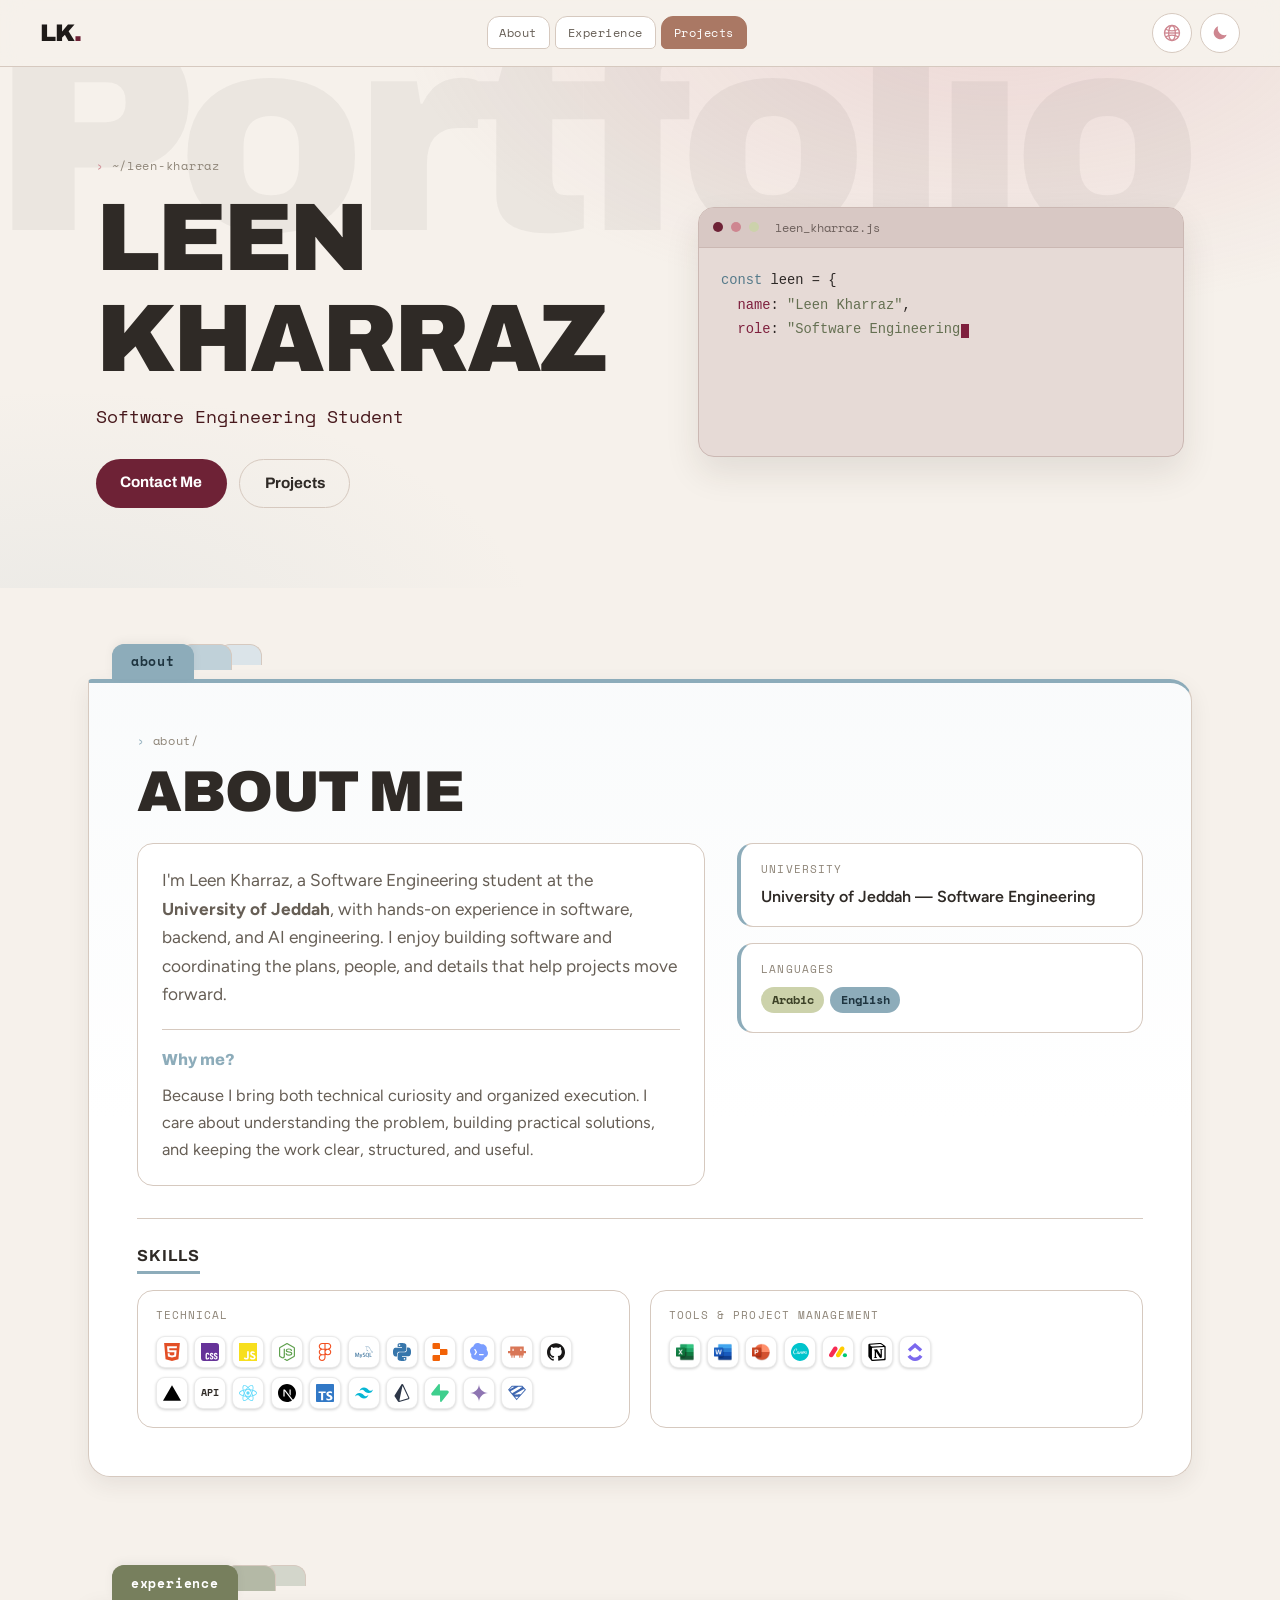
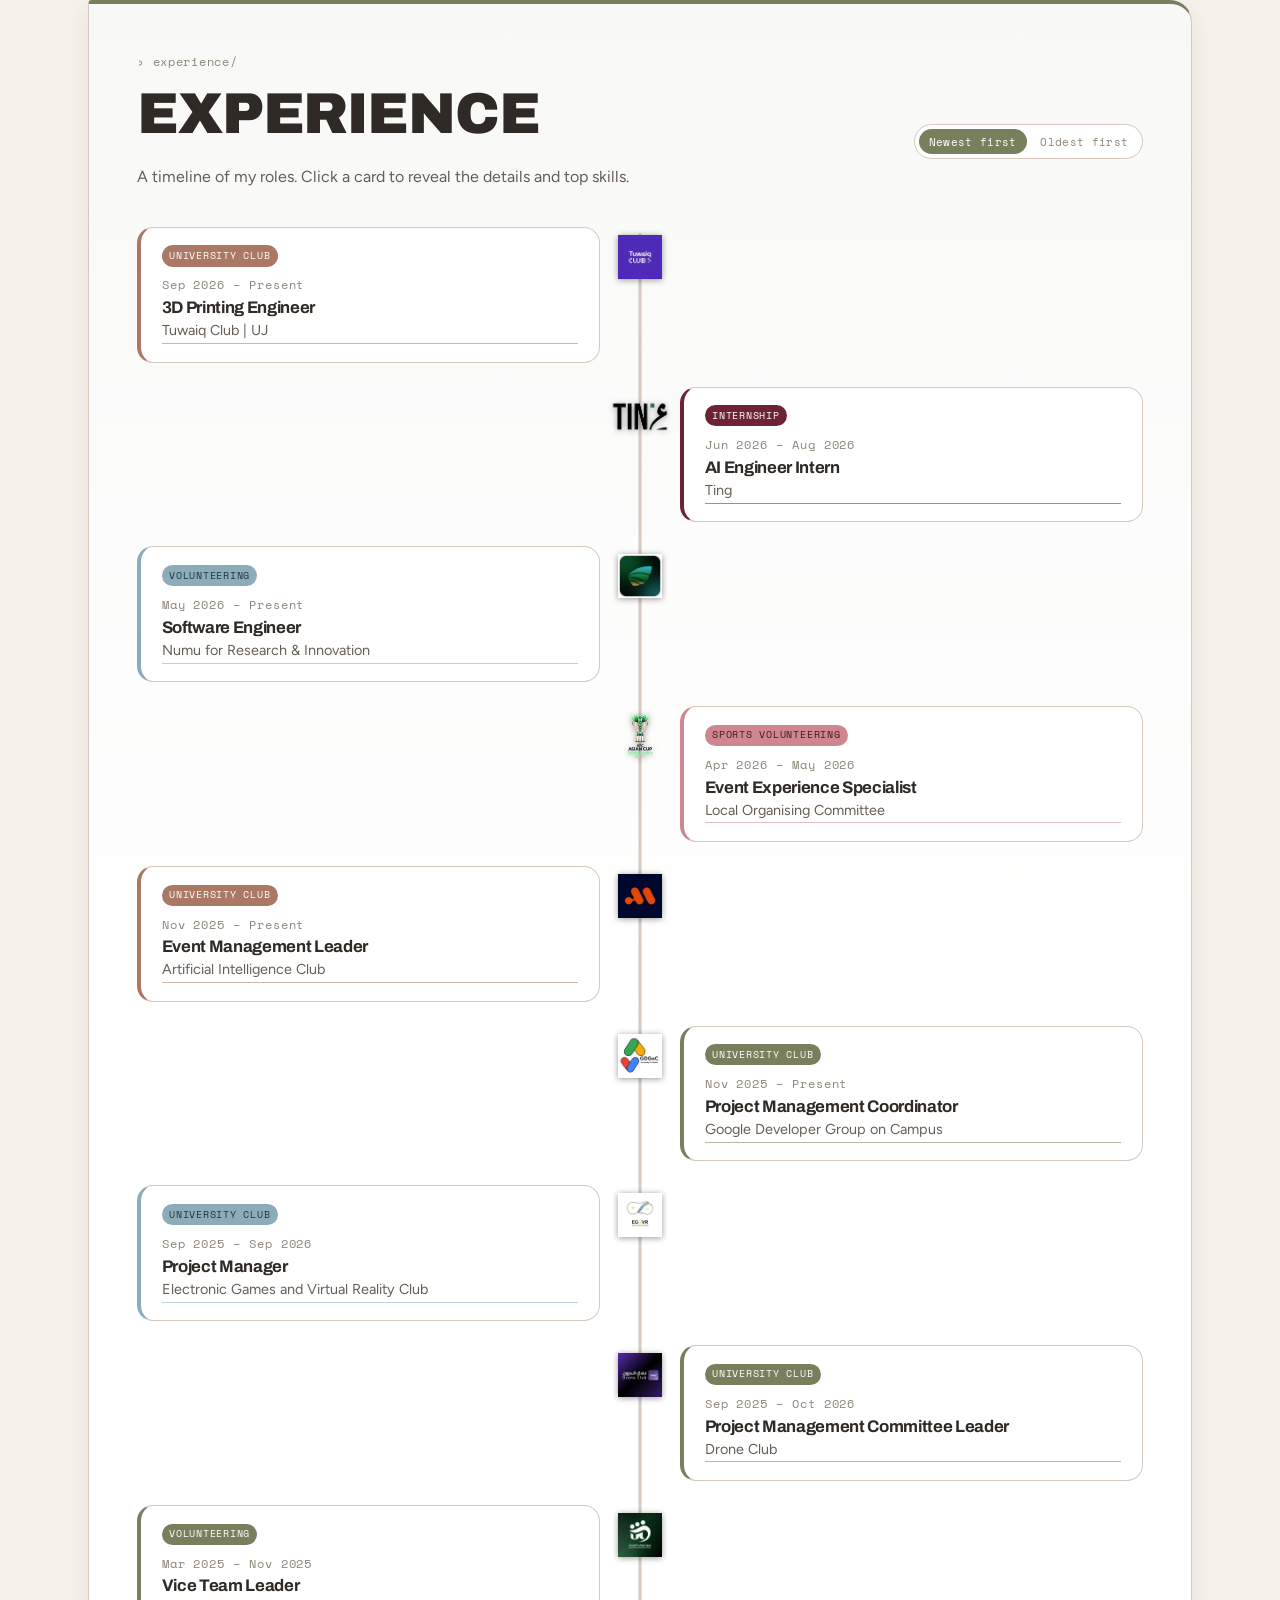
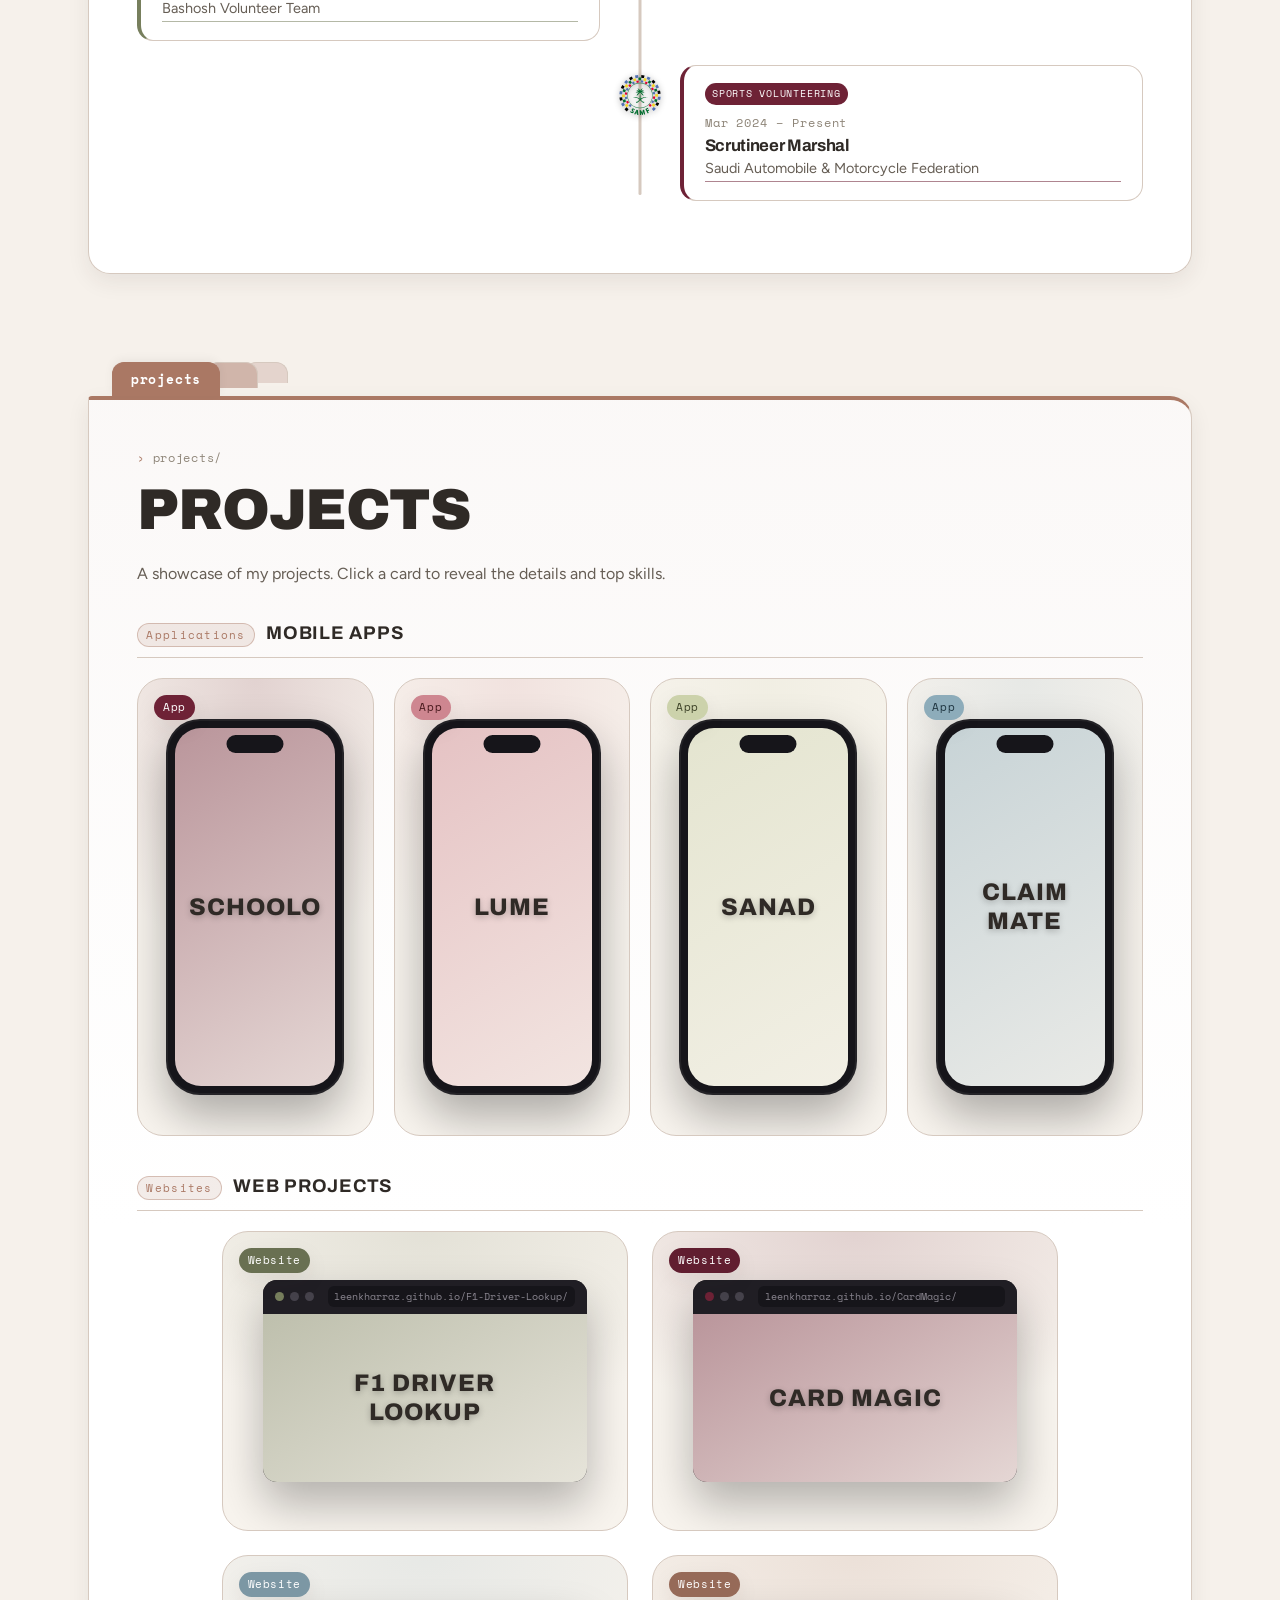
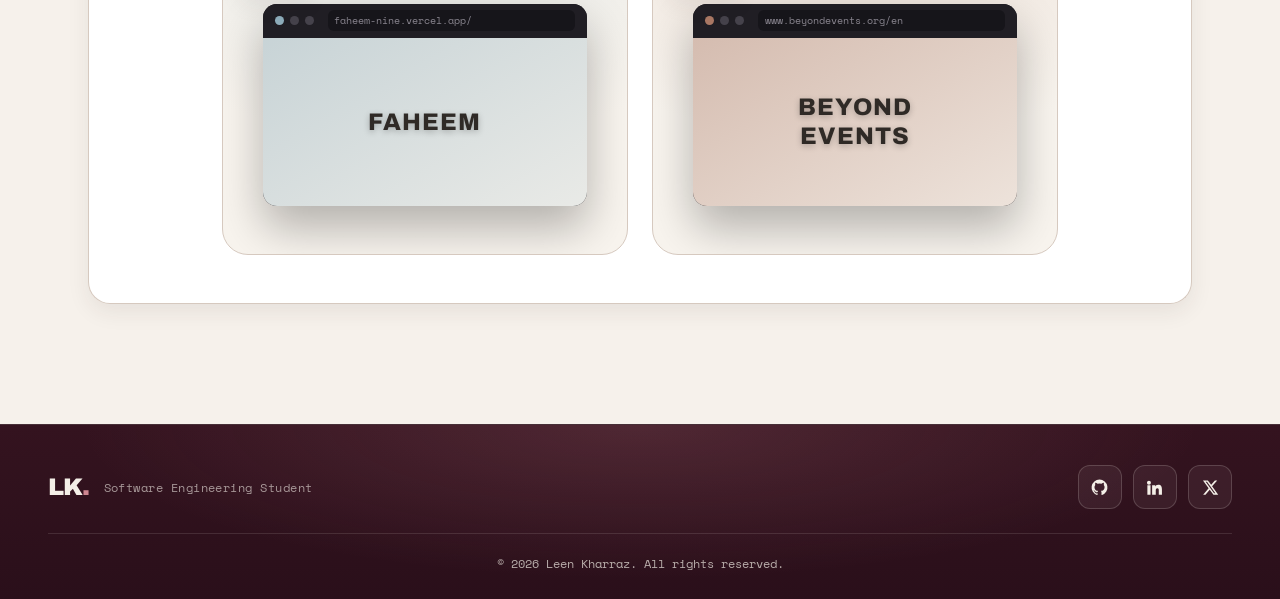
<file: index.html>
<!DOCTYPE html>
<html lang="en" dir="ltr" data-theme="dark">
<head>
  <meta charset="UTF-8">
  <meta name="viewport" content="width=device-width, initial-scale=1.0">
  <meta name="description" content="Leen Kharraz — Software Engineering Student. Portfolio: experience timeline and projects." id="metaDescription">
  <title>Leen Kharraz — Software Engineering Student</title>

  <!-- Sets data-theme before the stylesheet paints, so there's no flash of
       the wrong theme. Priority: saved preference -> device
       prefers-color-scheme -> dark. Kept as a tiny synchronous inline
       script (not deferred to js/main.js) specifically because it must run
       before first paint; js/main.js's own theme init just reads whatever
       this already set (see there). data-theme="dark" on <html> above is
       the no-JS fallback only. -->
  <script>
    (function () {
      var theme = null;
      try { theme = localStorage.getItem("theme"); } catch (e) {}
      if (theme !== "light" && theme !== "dark") {
        try {
          theme = window.matchMedia("(prefers-color-scheme: dark)").matches ? "dark" : "light";
        } catch (e) {
          theme = "dark";
        }
      }
      document.documentElement.setAttribute("data-theme", theme);
    })();
  </script>

  <link rel="preconnect" href="https://fonts.googleapis.com">
  <link rel="preconnect" href="https://fonts.gstatic.com" crossorigin>
  <link href="https://fonts.googleapis.com/css2?family=Archivo:wght@600;700;800;900&family=Figtree:wght@400;500;600&family=Space+Mono:wght@400;700&family=Tajawal:wght@400;500;700;800;900&display=swap" rel="stylesheet">

  <link rel="stylesheet" href="css/style.css">
</head>
<body>

  <!-- ============ NAV ============ -->
  <header class="nav" id="top">
    <a class="nav__brand" href="#top" aria-label="Leen Kharraz — home" data-i18n-aria-label="nav.brandAria">
      <span class="logo">LK<span class="logo__dot">.</span></span>
    </a>

    <div class="nav__right">
      <button class="theme-toggle lang-toggle" id="langToggle" aria-label="Switch to Arabic" data-i18n-aria-label="nav.langToArabic" title="Switch language" data-i18n-title="nav.langToArabic">
        <svg class="lang-toggle__icon" viewBox="0 0 24 24" width="20" height="20" aria-hidden="true">
          <circle cx="12" cy="12" r="9" fill="none" stroke="currentColor" stroke-width="1.6"/>
          <ellipse cx="12" cy="12" rx="4" ry="9" fill="none" stroke="currentColor" stroke-width="1.6"/>
          <line x1="3" y1="12" x2="21" y2="12" stroke="currentColor" stroke-width="1.6"/>
          <path d="M4.5 7.5C6.7 8.8 9.2 9.5 12 9.5s5.3-.7 7.5-2M4.5 16.5C6.7 15.2 9.2 14.5 12 14.5s5.3.7 7.5 2" fill="none" stroke="currentColor" stroke-width="1.6" stroke-linecap="round"/>
        </svg>
      </button>

      <button class="theme-toggle" id="themeToggle" aria-label="Switch to light mode" aria-pressed="false">
        <svg class="theme-toggle__icon icon-sun" viewBox="0 0 24 24" width="20" height="20" aria-hidden="true">
          <circle cx="12" cy="12" r="4.2" fill="currentColor"/>
          <g stroke="currentColor" stroke-width="2" stroke-linecap="round">
            <line x1="12" y1="2.5" x2="12" y2="5"/><line x1="12" y1="19" x2="12" y2="21.5"/>
            <line x1="2.5" y1="12" x2="5" y2="12"/><line x1="19" y1="12" x2="21.5" y2="12"/>
            <line x1="5.3" y1="5.3" x2="7" y2="7"/><line x1="17" y1="17" x2="18.7" y2="18.7"/>
            <line x1="18.7" y1="5.3" x2="17" y2="7"/><line x1="7" y1="17" x2="5.3" y2="18.7"/>
          </g>
        </svg>
        <svg class="theme-toggle__icon icon-moon" viewBox="0 0 24 24" width="20" height="20" aria-hidden="true">
          <path d="M20 14.2A8 8 0 0 1 9.8 4 8 8 0 1 0 20 14.2Z" fill="currentColor"/>
        </svg>
      </button>

      <button class="nav__burger" id="navBurger" aria-label="Open menu" aria-expanded="false" aria-controls="navTabs">
        <span></span><span></span><span></span>
      </button>
    </div>

    <nav aria-label="Main" data-i18n-aria-label="nav.mainAria">
      <ul class="nav__tabs" id="navTabs">
        <li><a class="tab" href="#about" data-accent="blue" data-i18n="nav.about">About</a></li>
        <li><a class="tab" href="#experience" data-accent="olive" data-i18n="nav.experience">Experience</a></li>
        <li><a class="tab" href="#projects" data-accent="mocha" data-i18n="nav.projects">Projects</a></li>
      </ul>
    </nav>
  </header>

  <main>

    <!-- ============ HERO / COVER ============ -->
    <section class="hero" aria-label="Introduction" data-i18n-aria-label="hero.introAria">
      <h2 class="hero__ghost" aria-hidden="true" data-i18n="hero.ghost">Portfolio</h2>

      <div class="hero__inner">
        <div class="hero__copy reveal">
          <p class="path-label" data-i18n="hero.pathLabel">~/leen-kharraz</p>
          <h1 class="hero__name" data-i18n="hero.name">Leen Kharraz</h1>
          <p class="hero__role" data-i18n="hero.role">Software Engineering Student</p>
        </div>

        <div class="hero__editor reveal" aria-hidden="true">
          <div class="codewin">
            <div class="codewin__bar">
              <span class="codewin__dot codewin__dot--r"></span>
              <span class="codewin__dot codewin__dot--y"></span>
              <span class="codewin__dot codewin__dot--g"></span>
              <span class="codewin__file">leen_kharraz.js</span>
            </div>
            <pre class="codewin__body"><code id="typedCode"></code><span class="codewin__cursor"></span></pre>
          </div>
        </div>

        <div class="hero__cta reveal">
          <a class="btn btn--footer" href="https://linktr.ee/LeenKharraz" target="_blank" rel="noopener" data-i18n="hero.contact">Contact Me</a>
          <a class="btn btn--ghost" href="#projects" data-i18n="hero.projects">Projects</a>
        </div>
      </div>
    </section>

    <!-- ============ ABOUT — dusty blue ============ -->
    <section class="section reveal" id="about" data-accent="blue" aria-labelledby="about-h">
      <div class="foldertabs" aria-hidden="true">
        <span class="foldertabs__tab foldertabs__tab--main" data-i18n="about.tabLabel">about</span>
        <span class="foldertabs__tab foldertabs__tab--ghost"></span>
        <span class="foldertabs__tab foldertabs__tab--ghost2"></span>
      </div>
      <div class="panel">
        <p class="path-label" data-i18n="about.pathLabel">about/</p>
        <h2 class="section__title" id="about-h" data-i18n="about.title">About Me</h2>
        <div class="about__grid">
          <div class="contentbox about__bio-box">
            <p class="about__bio" id="aboutBio">
              I'm Leen Kharraz, a Software Engineering student at the <strong>University of Jeddah</strong>,
              with hands-on experience in software, backend, and AI engineering.
              I enjoy building software and coordinating the plans, people, and details that
              help projects move forward.
            </p>
            <div class="about__whyme">
              <span class="about__whyme-label" data-i18n="about.whyMeLabel">Why me?</span>
              <p class="about__whyme-text" data-i18n="about.whyMeText">
                Because I bring both technical curiosity and organized execution. I care about
                understanding the problem, building practical solutions, and keeping the work
                clear, structured, and useful.
              </p>
            </div>
          </div>
          <div class="about__facts">
            <div class="filecard">
              <span class="filecard__label" data-i18n="about.universityLabel">University</span>
              <span class="filecard__value" data-i18n="about.universityValue">University of Jeddah — Software Engineering</span>
            </div>
            <div class="filecard">
              <span class="filecard__label" data-i18n="about.languagesLabel">Languages</span>
              <span class="filecard__value">
                <span class="pill pill--sage" data-i18n="about.langArabic">Arabic</span>
                <span class="pill pill--blue" data-i18n="about.langEnglish">English</span>
              </span>
            </div>
          </div>
        </div>

        <!-- Small skills block (hero "Skills" button scrolls here) -->
        <div class="about__skills" id="skills">
          <h3 class="about__skills-h" data-i18n="about.skillsHeading">Skills</h3>
          <div class="skills-mini">
            <div class="skills-mini__group">
              <span class="skills-mini__label" data-i18n="about.technicalLabel">Technical</span>
              <!-- Rendered from SKILLS.technical in js/main.js (renderSkillIcons) -->
              <div class="skills-mini__pills" id="technicalSkills"></div>
            </div>
            <div class="skills-mini__group">
              <span class="skills-mini__label" data-i18n="about.toolsLabel">Tools &amp; Project Management</span>
              <!-- Rendered from SKILLS.tools in js/main.js (renderSkillIcons) -->
              <div class="skills-mini__pills" id="toolsSkills"></div>
            </div>
          </div>
        </div>
      </div>
    </section>

    <!-- ============ EXPERIENCE — sage / olive ============ -->
    <section class="section reveal" id="experience" data-accent="olive" aria-labelledby="exp-h">
      <div class="foldertabs" aria-hidden="true">
        <span class="foldertabs__tab foldertabs__tab--main" data-i18n="experience.tabLabel">experience</span>
        <span class="foldertabs__tab foldertabs__tab--ghost"></span>
        <span class="foldertabs__tab foldertabs__tab--ghost2"></span>
      </div>
      <div class="panel">
        <div class="exp-head">
          <div class="exp-head__title">
            <p class="path-label" data-i18n="experience.pathLabel">experience/</p>
            <h2 class="section__title" id="exp-h" data-i18n="experience.title">Experience</h2>
          </div>
          <div class="exp-sort" role="group" aria-label="Sort experience by date" data-i18n-aria-label="experience.sortAria">
            <button type="button" class="exp-sort__btn is-active" data-sort="desc" aria-pressed="true" data-i18n="experience.sortNewest">Newest first</button>
            <button type="button" class="exp-sort__btn" data-sort="asc" aria-pressed="false" data-i18n="experience.sortOldest">Oldest first</button>
          </div>
        </div>
        <p class="section__lede" data-i18n="experience.lede">A timeline of my roles. Click a card to reveal the details and top skills.</p>

        <!-- Timeline is rendered from the EXPERIENCE data array in js/main.js.
             To add/edit a role or paste a LinkedIn URL, edit that array. -->
        <ol class="timeline" id="timeline"></ol>

        <!-- Race timeline panel, revealed by the Scrutineer Marshal card's "View Races" button. -->
        <div class="race-strip" id="raceStrip" hidden>
          <div class="race-strip__head">
            <p class="path-label" data-i18n="experience.racesPathLabel">experience/scrutineer/races</p>
            <h3 class="race-strip__title" data-i18n="motorsport.title">Scrutineer Marshal — Race Timeline</h3>
            <p class="race-strip__lede" data-i18n="motorsport.lede">Motorsport events supported since March 2024, newest first.</p>
          </div>
          <div class="race-strip__track" aria-hidden="true">
            <svg class="race-strip__car" id="raceCar" viewBox="0 0 220 70" preserveAspectRatio="xMidYMid meet" focusable="false">
              <g transform="scale(-1,1) translate(-220,0)">
                <ellipse class="car-shadow" cx="110" cy="66" rx="96" ry="4"/>
                <circle class="car-tire" cx="174" cy="52" r="16"/>
                <circle class="car-rim" cx="174" cy="52" r="6.5"/>
                <circle class="car-tire" cx="46" cy="52" r="16"/>
                <circle class="car-rim" cx="46" cy="52" r="6.5"/>
                <path class="car-body" d="M6,46 C6,42 14,40 24,39 L54,31 C66,25 82,20 100,19 C116,18 130,20 142,25 C158,31 172,34 182,37 C190,39 196,42 198,45 L198,47 C198,49 192,50 182,50 L22,50 C12,50 6,49 6,46 Z"/>
                <path class="car-stripe" d="M58,34 L172,41 L172,44.5 L58,37.5 Z"/>
                <path class="car-cockpit" d="M78,29 C82,20 96,17 106,18 C114,19 118,23 115,27 L82,29 Z"/>
                <path class="car-halo" d="M84,28 C88,15 104,13 113,22" fill="none" stroke-width="3" stroke-linecap="round"/>
                <path class="car-nose-tip" d="M6,44 C10,43.5 14,44 16,46 C14,48 9,49 6,47.5 Z"/>
                <rect class="car-wing-plane" x="0" y="52" width="30" height="5" rx="1.5"/>
                <rect class="car-endplate" x="1" y="55" width="3" height="9" rx="1"/>
                <rect class="car-endplate" x="25" y="55" width="3" height="9" rx="1"/>
                <rect class="car-wing-strut" x="195" y="30" width="6" height="20" rx="1.5"/>
                <rect class="car-wing-plane" x="187" y="23" width="27" height="6" rx="1.5"/>
                <rect class="car-endplate" x="186" y="19" width="3" height="13" rx="1"/>
                <rect class="car-endplate" x="212" y="19" width="3" height="13" rx="1"/>
              </g>
            </svg>
          </div>
          <ol class="race-strip__list" id="motorsportTimeline" aria-label="Select a race event" data-i18n-aria-label="motorsport.selectRaceAria"></ol>

          <div class="race-strip__connector" id="raceConnector" aria-hidden="true"></div>

          <!-- Selected race detail card, rendered from MOTORSPORT_RACES in js/main.js -->
          <div class="race-detail" id="raceDetail"></div>
        </div>
      </div>
    </section>

    <!-- ============ PROJECTS — mocha / apricot / burgundy ============ -->
    <section class="section reveal" id="projects" data-accent="mocha" aria-labelledby="proj-h">
      <div class="foldertabs" aria-hidden="true">
        <span class="foldertabs__tab foldertabs__tab--main" data-i18n="projects.tabLabel">projects</span>
        <span class="foldertabs__tab foldertabs__tab--ghost"></span>
        <span class="foldertabs__tab foldertabs__tab--ghost2"></span>
      </div>
      <div class="panel">
        <p class="path-label" data-i18n="projects.pathLabel">projects/</p>
        <h2 class="section__title" id="proj-h" data-i18n="projects.title">Projects</h2>
        <p class="section__lede" data-i18n="projects.lede">A showcase of my projects. Click a card to reveal the details and top skills.</p>

        <!-- Projects render from the PROJECTS data in js/main.js.
             Each entry has: name, type, badge, frame ('phone'|'browser'),
             accent, description, role, tags[], link. Edit there. Arabic
             overrides live in js/i18n.js (PROJECTS_AR), keyed by name. -->
        <div class="showcase">
          <section class="showcase__group" aria-labelledby="apps-h">
            <h3 class="showcase__group-h" id="apps-h"><button type="button" class="showcase__group-kicker" data-scroll-to="apps-h" aria-label="Jump to Application projects" data-i18n-aria-label="projects.applicationsJumpAria" data-i18n="projects.applicationsKicker">Applications</button> <span class="showcase__group-title" data-i18n="projects.mobileAppsTitle">Mobile Apps</span></h3>
            <div class="showcase__grid showcase__grid--apps" id="appsGrid"></div>
          </section>

          <section class="showcase__group" aria-labelledby="sites-h">
            <h3 class="showcase__group-h" id="sites-h"><button type="button" class="showcase__group-kicker" data-scroll-to="sites-h" aria-label="Jump to Website projects" data-i18n-aria-label="projects.websitesJumpAria" data-i18n="projects.websitesKicker">Websites</button> <span class="showcase__group-title" data-i18n="projects.webProjectsTitle">Web Projects</span></h3>
            <div class="showcase__grid showcase__grid--sites" id="sitesGrid"></div>
          </section>
        </div>
      </div>
    </section>

  </main>

  <!-- ============ FOOTER — integrated bottom band ============ -->
  <footer class="footer" id="contact">
    <div class="footer__inner">
      <div class="footer__brand">
        <span class="logo footer__logo">LK<span class="logo__dot">.</span></span>
        <span class="footer__tag" data-i18n="footer.tag">Software Engineering Student</span>
      </div>
      <div class="footer__icons">
        <a class="iconbtn" href="https://github.com/leenkharraz" target="_blank" rel="noopener" aria-label="GitHub profile" data-i18n-aria-label="footer.githubAria" data-tip="GitHub">
          <svg viewBox="0 0 24 24" aria-hidden="true"><path d="M12 2a10 10 0 0 0-3.16 19.49c.5.09.68-.22.68-.48v-1.7c-2.78.6-3.37-1.34-3.37-1.34-.45-1.16-1.11-1.47-1.11-1.47-.91-.62.07-.6.07-.6 1 .07 1.53 1.03 1.53 1.03.9 1.53 2.36 1.09 2.94.83.09-.65.35-1.09.63-1.34-2.22-.25-4.55-1.11-4.55-4.94 0-1.09.39-1.98 1.03-2.68-.1-.25-.45-1.27.1-2.65 0 0 .84-.27 2.75 1.02a9.5 9.5 0 0 1 5 0c1.91-1.29 2.75-1.02 2.75-1.02.55 1.38.2 2.4.1 2.65.64.7 1.03 1.59 1.03 2.68 0 3.84-2.34 4.68-4.57 4.93.36.31.68.92.68 1.85v2.74c0 .27.18.58.69.48A10 10 0 0 0 12 2Z" fill="currentColor"/></svg>
        </a>
        <a class="iconbtn" href="https://www.linkedin.com/in/leen-kharraz-a57869280" target="_blank" rel="noopener" aria-label="LinkedIn profile" data-i18n-aria-label="footer.linkedinAria" data-tip="LinkedIn">
          <svg viewBox="0 0 24 24" aria-hidden="true"><path d="M4.98 3.5A2.5 2.5 0 1 1 5 8.5a2.5 2.5 0 0 1-.02-5ZM3 9h4v12H3Zm6 0h3.8v1.7h.05c.53-1 1.83-2.05 3.77-2.05 4.03 0 4.78 2.65 4.78 6.1V21h-4v-5.3c0-1.27-.02-2.9-1.77-2.9-1.77 0-2.04 1.38-2.04 2.8V21H9Z" fill="currentColor"/></svg>
        </a>
        <a class="iconbtn" href="https://x.com/leenkh7" target="_blank" rel="noopener" aria-label="X (Twitter) profile" data-i18n-aria-label="footer.xAria" data-tip="X">
          <svg viewBox="0 0 24 24" aria-hidden="true"><path d="M17.53 3H20.5l-6.49 7.42L21.75 21h-6l-4.7-6.15L5.67 21H2.7l6.94-7.94L2.5 3h6.15l4.25 5.62L17.53 3Zm-1.05 16.2h1.64L7.6 4.72H5.84L16.48 19.2Z" fill="currentColor"/></svg>
        </a>
      </div>
    </div>
    <p class="footer__copy" data-i18n="footer.copy">© 2026 Leen Kharraz. All rights reserved.</p>
  </footer>

  <script src="js/i18n.js"></script>
  <script src="js/main.js"></script>
</body>
</html>
</file>
<file: css/style.css>
﻿/* ============================================================
   LEEN YOUSEF — PORTFOLIO STYLESHEET (v3)
   Folder/file system concept · Dark mode default + light theme
   Mobile-first. Breakpoints: 480 / 768 / 1024 / 1440
   ------------------------------------------------------------
   CONTENTS
   1.  Theme tokens (:root dark default, [data-theme="light"])
   2.  Reset & base
   3.  Utilities (path-labels, pills, buttons, placeholders, accents)
   4.  Nav + theme toggle + hamburger
   5.  Hero / cover (ghost title, code-editor window, typing animation)
   6.  Sections (shared)
   7.  About
   8.  Technical Skills
   9.  Experience timeline
   10. Projects (folder grid)
   11. Leadership & Volunteering (cards)
   12. Motorsport (gallery)
   13. Certificates / achievements (stat badges)
   14. Contact (icon-only buttons)
   15. Footer
   16. Animations & reduced motion
   ============================================================ */


/* ============================================================
   1. THEME TOKENS
   Default = DARK (set on <html data-theme="dark">).
   Raw accent hexes are shared; only semantic tokens swap.
   ============================================================ */
:root,
[data-theme="dark"] {
  /* Accents (shared across themes) */
  --apricot: #CE8690;
  --berry:   #6E2236;
  --olive:   #777F5D;
  --sage:    #CCD2AB;
  --mocha:   #AA7864;
  --blue:    #8DACBA;

  /* Dark semantic tokens */
  --bg:        #101112;  /* main background */
  --bg-soft:   #171819;  /* soft background bands */
  --card:      #202124;  /* card background */
  --card-hi:   #292A2E;  /* elevated card */
  --text:      #F4EFE7;  /* primary text */
  --text-2:    #C9C1B7;  /* secondary text */
  --text-mut:  #8E8982;  /* muted text */
  --border:    #3A3A3F;  /* borders */

  --glow-apricot: rgba(206, 134, 144, 0.28);
  --glow-blue:    rgba(141, 172, 186, 0.25);
  --glow-green:   rgba(119, 127, 93, 0.25);

  --shadow: 0 18px 40px rgba(0, 0, 0, 0.45);
  --shadow-sm: 0 8px 22px rgba(0, 0, 0, 0.35);

  /* On-accent text colors that stay readable in dark */
  --on-apricot: #2A1015;
  --on-sage:    #2C3018;
  --on-blue:    #16262E;
  --on-berry:   #FFFFFF;
  --on-olive:   #FFFFFF;
  --on-mocha:   #FFFFFF;
}

[data-theme="light"] {
  --bg:        #F6F1EB;
  --bg-soft:   #F8F4EE;
  --card:      #FFFFFF;
  --card-hi:   #F5ECE6;
  --text:      #2F2A26;
  --text-2:    #665E55;
  --text-mut:  #8E8578;
  --border:    #D6C9BF;

  --glow-apricot: rgba(206, 134, 144, 0.24);
  --glow-blue:    rgba(141, 172, 186, 0.24);
  --glow-green:   rgba(119, 127, 93, 0.22);

  --shadow: 0 18px 40px rgba(46, 38, 33, 0.12);
  --shadow-sm: 0 8px 22px rgba(46, 38, 33, 0.08);

  --on-apricot: #48191D;
  --on-sage:    #3C4126;
  --on-blue:    #1F3540;
  --on-berry:   #FFFFFF;
  --on-olive:   #FFFFFF;
  --on-mocha:   #FFFFFF;
}

:root {
  /* Archivo/Figtree/Space Mono have no Arabic glyphs, so Tajawal is
     appended as a per-character fallback: Latin text keeps rendering in
     the original English fonts untouched, and only Arabic runs pick up
     Tajawal automatically — nothing to switch per-language in JS/CSS. */
  --font-display: 'Archivo', 'Tajawal', sans-serif;
  --font-body:    'Figtree', 'Tajawal', sans-serif;
  --font-mono:    'Space Mono', 'Tajawal', monospace;
  --radius-lg: 26px;
  --radius-md: 16px;
  --radius-sm: 10px;
  --radius-pill: 999px;
  --section-pad: clamp(3.5rem, 8vw, 7rem);
  --content-max: 1200px;
}


/* ============================================================
   2. RESET & BASE
   ============================================================ */
*, *::before, *::after { box-sizing: border-box; margin: 0; padding: 0; }

html { scroll-behavior: smooth; scroll-padding-top: 5.5rem; }

body {
  background: var(--bg);
  color: var(--text);
  font-family: var(--font-body);
  font-size: 1rem;
  line-height: 1.65;
  -webkit-font-smoothing: antialiased;
  transition: background 0.4s ease, color 0.4s ease;
}

img { max-width: 100%; display: block; }
a { color: var(--apricot); }
ul, ol { list-style: none; }

h1, h2, h3, h4 {
  font-family: var(--font-display);
  line-height: 1.05;
  letter-spacing: -0.02em;
}

:focus-visible {
  outline: 3px solid var(--blue);
  outline-offset: 3px;
  border-radius: 6px;
}


/* ============================================================
   3. UTILITIES
   ============================================================ */

/* File-path style eyebrow labels (folder/file concept) */
.path-label {
  font-family: var(--font-mono);
  font-size: 0.78rem;
  letter-spacing: 0.06em;
  color: var(--text-mut);
  margin-bottom: 0.7rem;
}
.path-label::before { content: "› "; color: var(--apricot); }

/* Pills — tags for skills, tech, languages, races */
.pill {
  display: inline-block;
  font-family: var(--font-mono);
  font-size: 0.72rem;
  padding: 0.32em 0.9em;
  border-radius: var(--radius-pill);
  margin: 0.15rem 0.15rem 0.15rem 0;
  white-space: nowrap;
}
.pill--apricot { background: var(--apricot); color: var(--on-apricot); }
.pill--berry   { background: var(--berry);   color: var(--on-berry); }
.pill--olive   { background: var(--olive);   color: var(--on-olive); }
.pill--sage    { background: var(--sage);    color: var(--on-sage); }
.pill--mocha   { background: var(--mocha);   color: var(--on-mocha); }
.pill--blue    { background: var(--blue);    color: var(--on-blue); }
/* Soft, section-accent-tinted pill — same hue family as the section's own
   --a, one shade quieter than a solid pill. Used to keep related pill
   groups (e.g. Skills) visually unified rather than each a different hue. */
.pill--soft-a {
  background: color-mix(in srgb, var(--a, var(--blue)) 16%, transparent);
  color: var(--text);
  border: 1px solid color-mix(in srgb, var(--a, var(--blue)) 40%, transparent);
}

/* Buttons */
.btn {
  display: inline-block;
  font-family: var(--font-display);
  font-weight: 700;
  font-size: 0.95rem;
  padding: 0.7em 1.6em;
  border-radius: var(--radius-pill);
  text-decoration: none;
  transition: transform 0.18s ease, background 0.18s ease, color 0.18s ease, box-shadow 0.18s ease;
}
.btn--solid { background: var(--apricot); color: var(--on-apricot); }
.btn--solid:hover { transform: translateY(-2px); box-shadow: 0 8px 26px var(--glow-apricot); }
/* Footer-inspired CTA — the hero's "Contact Me" button, pulled into the same
   deep-berry family as the footer band (the footer's own gradient is a
   custom-darkened burgundy; --berry is the closest existing token to that
   family, so no new color is introduced). --on-berry is white in both
   themes, since berry is dark enough on its own that it never needs a
   theme-swapped ink the way apricot/blue do. */
.btn--footer { background: var(--berry); color: var(--on-berry); }
.btn--footer:hover {
  transform: translateY(-2px);
  box-shadow: 0 8px 26px color-mix(in srgb, var(--berry) 40%, transparent);
}
/* Accent-matched CTA — used where a button should follow its own card's
   accent (--a/--a-ink) instead of the site-wide apricot, e.g. project
   "View Website" / "View Project" buttons, so each project's button matches its own theme. */
.btn--accent { background: var(--a, var(--apricot)); color: var(--a-ink, var(--on-apricot)); }
.btn--accent:hover { transform: translateY(-2px); box-shadow: 0 8px 26px color-mix(in srgb, var(--a, var(--apricot)) 35%, transparent); }
.btn--ghost { border: 1.5px solid var(--border); color: var(--text); }
.btn--ghost:hover { border-color: var(--apricot); color: var(--apricot); transform: translateY(-2px); }
.btn--small { font-size: 0.78rem; padding: 0.5em 1.15em; }
.btn[aria-disabled="true"] { opacity: 0.5; pointer-events: none; }

/* Placeholder text — obvious so nothing ships unfilled */
.placeholder-text {
  color: var(--mocha);
  font-style: italic;
  background: repeating-linear-gradient(-45deg,
    transparent 0 10px, color-mix(in srgb, var(--mocha) 14%, transparent) 10px 20px);
  border-radius: var(--radius-sm);
  padding: 0.3em 0.55em;
}


/* ============================================================
   4. NAV + THEME TOGGLE + HAMBURGER
   ============================================================ */
.nav {
  position: sticky;
  top: 0;
  z-index: 100;
  display: flex;
  align-items: center;
  justify-content: space-between;
  gap: 1rem;
  padding: 0.8rem clamp(1rem, 4vw, 2.5rem);
  background: color-mix(in srgb, var(--bg) 82%, transparent);
  backdrop-filter: blur(12px);
  border-bottom: 1px solid var(--border);
}
.nav__brand { text-decoration: none; display: inline-flex; align-items: center; }
/* "LK." text logo — sharp, no image. Colors adapt per theme. */
.logo {
  font-family: var(--font-display);
  font-weight: 900;
  font-size: 1.5rem;
  letter-spacing: -0.04em;
  line-height: 1;
  color: var(--logo-ink);
  transition: color 0.3s ease;
}
.logo__dot { color: var(--berry); }
/* Dark mode: LK in soft cream, dot apricot for warmth on dark */
[data-theme="dark"] { --logo-ink: #F4EFE7; }
[data-theme="dark"] .logo__dot { color: var(--apricot); }
/* Light mode: LK in dark charcoal, dot burgundy */
[data-theme="light"] { --logo-ink: #1E1A18; }
[data-theme="light"] .logo__dot { color: var(--berry); }

.nav__right { display: flex; align-items: center; gap: 0.5rem; order: 3; }

/* Theme toggle sun/moon */
.theme-toggle {
  position: relative;
  width: 40px; height: 40px;
  border-radius: 50%;
  border: 1px solid var(--border);
  background: var(--card);
  cursor: pointer;
  color: var(--apricot);
  display: grid;
  place-items: center;
  transition: border-color 0.2s ease, transform 0.2s ease;
}
.theme-toggle:hover { border-color: var(--apricot); transform: rotate(12deg); }
.theme-toggle__icon {
  position: absolute;
  transition: opacity 0.35s ease, transform 0.45s ease;
}
/* Dark theme active → offer the SUN (switch to light) */
[data-theme="dark"] .icon-sun  { opacity: 1; transform: rotate(0) scale(1); }
[data-theme="dark"] .icon-moon { opacity: 0; transform: rotate(-90deg) scale(0.4); }
/* Light theme active → offer the MOON (switch to dark) */
[data-theme="light"] .icon-sun  { opacity: 0; transform: rotate(90deg) scale(0.4); }
[data-theme="light"] .icon-moon { opacity: 1; transform: rotate(0) scale(1); }

/* Nav tabs */
.nav__tabs { display: none; gap: 0.35rem; flex-wrap: wrap; order: 2; }
.nav__tabs.is-open {
  display: flex;
  position: absolute;
  top: 100%; left: 0; right: 0;
  flex-direction: column;
  gap: 0.4rem;
  background: color-mix(in srgb, var(--bg) 92%, transparent);
  backdrop-filter: blur(12px);
  border-bottom: 1px solid var(--border);
  padding: 1rem clamp(1rem, 4vw, 2.5rem) 1.25rem;
  box-shadow: var(--shadow-sm);
}
.tab {
  display: inline-block;
  font-family: var(--font-mono);
  font-size: 0.74rem;
  letter-spacing: 0.04em;
  color: var(--text-2);
  text-decoration: none;
  padding: 0.5em 1em;
  background: var(--card);
  border: 1px solid var(--border);
  border-radius: 12px 12px 5px 5px; /* folder-tab shape */
  transition: background 0.18s ease, color 0.18s ease, transform 0.18s ease, border-color 0.18s ease;
}
.tab:hover { color: var(--text); border-color: var(--apricot); transform: translateY(-2px); }
.tab.is-active { background: var(--apricot); color: var(--on-apricot); border-color: var(--apricot); }
/* Active tab matches the accent of the section it links to (data-accent
   mirrors the same attribute/value already set on each <section>), so the
   navbar visually echoes wherever you are on the page instead of every
   active tab turning the same apricot regardless of section. */
.tab[data-accent="blue"].is-active   { background: var(--blue);   color: var(--on-blue);   border-color: var(--blue); }
.tab[data-accent="olive"].is-active  { background: var(--olive);  color: var(--on-olive);  border-color: var(--olive); }
.tab[data-accent="mocha"].is-active  { background: var(--mocha);  color: var(--on-mocha);  border-color: var(--mocha); }

/* Hamburger */
.nav__burger { display: flex; flex-direction: column; gap: 5px; background: none; border: none; cursor: pointer; padding: 0.4rem; }
.nav__burger span { width: 24px; height: 3px; border-radius: 2px; background: var(--text); transition: transform 0.25s ease, opacity 0.25s ease; }
.nav__burger[aria-expanded="true"] span:nth-child(1) { transform: translateY(8px) rotate(45deg); }
.nav__burger[aria-expanded="true"] span:nth-child(2) { opacity: 0; }
.nav__burger[aria-expanded="true"] span:nth-child(3) { transform: translateY(-8px) rotate(-45deg); }

/* Full desktop-style nav (tabs visible, burger hidden) from tablet widths
   up — iPad mini/Air/Pro portrait (768-834px) and landscape all land above
   this, so only genuinely small phone screens get the collapsed menu. */
@media (min-width: 640px) {
  .nav__burger { display: none; }
  .nav__tabs { display: flex; }
}


/* ============================================================
   5. HERO / COVER — the strongest section
   ============================================================ */
.hero {
  position: relative;
  overflow: hidden;
  padding: clamp(3rem, 7vw, 6rem) clamp(1.25rem, 5vw, 3rem) clamp(3rem, 7vw, 5rem);
  background:
    radial-gradient(1000px 500px at 78% -10%, var(--glow-apricot), transparent 60%),
    radial-gradient(800px 420px at 5% 110%, var(--glow-blue), transparent 60%);
}
/* Light mode: the blue glow reads as a greenish-gray wash against the warm
   cream background at full strength, so it's dialed back — apricot stays
   the dominant hero tone and blue becomes a much quieter second accent. */
[data-theme="light"] .hero {
  background:
    radial-gradient(1000px 500px at 78% -10%, var(--glow-apricot), transparent 60%),
    radial-gradient(800px 420px at 5% 110%, color-mix(in srgb, var(--glow-blue) 45%, transparent), transparent 60%);
}
/* Giant ghost "Portfolio" behind everything */
.hero__ghost {
  position: absolute;
  top: -0.15em; left: -0.03em;
  margin: 0;
  font-size: clamp(5rem, 22vw, 20rem);
  font-weight: 900;
  letter-spacing: -0.04em;
  line-height: 0.8;
  color: var(--text);
  opacity: 0.05;
  pointer-events: none;
  user-select: none;
}
.hero__inner {
  position: relative;
  max-width: 42rem;
  margin: 0 auto;
  display: grid;
  gap: clamp(1.5rem, 4vw, 2.25rem);
  grid-template-areas: "copy" "editor" "cta";
}
.hero__copy { grid-area: copy; }
.hero__editor { grid-area: editor; }
.hero__cta { grid-area: cta; }
.hero__name {
  font-size: clamp(2.8rem, 9vw, 6rem);
  font-weight: 900;
  text-transform: uppercase;
  letter-spacing: -0.03em;
}
.hero__role {
  font-family: var(--font-mono);
  font-size: clamp(0.85rem, 2.2vw, 1.1rem);
  color: var(--apricot);
  margin-top: 0.8rem;
}
/* Apricot is the hero's own signature accent (ghost glow, cursor, codewin
   dot) — using it here ties the role line back into the hero's existing
   identity instead of the unrelated blue it had before. In light mode the
   raw pastel apricot fails contrast against the cream background, so it
   swaps to --on-apricot, the darker ink already defined in the same
   apricot family, purpose-built for readable text use. */
[data-theme="light"] .hero__role { color: var(--on-apricot); }
.hero__pipe { color: var(--text-mut); }
.hero__cta { display: flex; flex-wrap: wrap; gap: 0.8rem; }

/* Code-editor style hero card, typed with a JS typewriter (see typeHeroCode). */
.hero__editor {
  position: relative;
  width: 100%;
  align-self: center;
}
.codewin {
  width: 100%;
  border-radius: var(--radius-md);
  overflow: hidden;
  border: 1px solid var(--border);
  background: var(--card-hi);
  box-shadow: var(--shadow);
}
.codewin__bar {
  display: flex;
  align-items: center;
  gap: 0.5rem;
  padding: 0.65rem 0.9rem;
  background: var(--card);
  border-bottom: 1px solid var(--border);
}
.codewin__dot { width: 10px; height: 10px; border-radius: 50%; flex: none; }
.codewin__dot--r { background: var(--berry); }
.codewin__dot--y { background: var(--apricot); }
.codewin__dot--g { background: var(--sage); }
.codewin__file {
  margin-left: 0.5rem;
  font-family: var(--font-mono);
  font-size: 0.72rem;
  color: var(--text-mut);
}
.codewin__body {
  margin: 0;
  padding: 1.25rem 1.4rem 1.5rem;
  font-family: var(--font-mono);
  font-size: clamp(0.72rem, 1.7vw, 0.86rem);
  line-height: 1.7;
  color: var(--text-2);
  white-space: pre-wrap;
  word-break: break-word;
  min-height: 13rem;
}
.tok--kw  { color: var(--blue); }
.tok--var { color: var(--text); }
.tok--key { color: var(--apricot); }
.tok--str { color: var(--sage); }
.codewin__cursor {
  display: inline-block;
  width: 0.55em;
  height: 1em;
  margin-left: 1px;
  background: var(--apricot);
  vertical-align: text-bottom;
  animation: cursor-blink 1s steps(1) infinite;
}

@keyframes cursor-blink { 0%, 49% { opacity: 1; } 50%, 100% { opacity: 0; } }

/* Light mode only: the code window uses a soft warm dusty-rose surface
   (#E6DAD6, exact) — light, clean, slightly darker than the cream page
   background so the editor still reads as its own panel, with a softer
   shadow to suit the lighter surface. Syntax tokens swap to deeper
   in-family inks (burgundy / dusty blue / olive) for strong contrast.
   Dark mode keeps its original panel and token colors untouched. */
[data-theme="light"] .codewin {
  background: #E6DAD6; /* exact requested light-mode editor tone */
  border-color: #CBB8B3;
  box-shadow: 0 16px 34px rgba(46, 38, 33, 0.10);
}
[data-theme="light"] .codewin__bar {
  background: #D8C8C4; /* header band, one step deeper for definition */
  border-bottom-color: #CBB8B3;
}
[data-theme="light"] .codewin__file { color: #6D605C; }
[data-theme="light"] .codewin__body { color: #2C2725; }
[data-theme="light"] .codewin .tok--var { color: #2C2725; }
[data-theme="light"] .codewin .tok--kw  { color: #557A8A; } /* dusty blue accent */
[data-theme="light"] .codewin .tok--key { color: #7E1F3D; } /* burgundy accent */
[data-theme="light"] .codewin .tok--str { color: #657052; } /* olive accent */
[data-theme="light"] .codewin .codewin__cursor { background: #7E1F3D; }

/* Desktop/laptop: name + role + buttons on the left, code card on the right */
@media (min-width: 900px) {
  .hero__inner {
    max-width: 68rem;
    grid-template-columns: 1.05fr 0.95fr;
    grid-template-areas: "copy   editor" "cta    editor";
    column-gap: clamp(2.5rem, 5vw, 4rem);
    row-gap: 1.75rem;
    align-items: center;
  }
  .hero__copy { align-self: end; }
  .hero__cta { align-self: start; }
}


/* ============================================================
   6. SECTIONS (shared)
   ============================================================ */
.section {
  max-width: var(--content-max);
  margin: 0 auto;
  padding: clamp(2rem, 5vw, 3.5rem) clamp(1.25rem, 5vw, 3rem);
}
/* the panel already carries the block; keep breathing room between sections */
.section + .section { padding-top: clamp(1rem, 3vw, 2rem); }
.section__title {
  font-size: clamp(2rem, 6vw, 3.6rem);
  font-weight: 900;
  text-transform: uppercase;
  margin-bottom: 1.25rem;
}
.section__lede { max-width: 44rem; color: var(--text-2); margin-bottom: 2.25rem; }

/* Per-section accent hook: --a = accent, --a-ink = readable text on that accent */
[data-accent="apricot"] { --a: var(--apricot); --a-ink: var(--on-apricot); }
[data-accent="berry"]   { --a: var(--berry);   --a-ink: var(--on-berry); }
[data-accent="olive"]   { --a: var(--olive);   --a-ink: var(--on-olive); }
[data-accent="blue"]    { --a: var(--blue);    --a-ink: var(--on-blue); }
[data-accent="mocha"]   { --a: var(--mocha);   --a-ink: var(--on-mocha); }
[data-accent="sage"]    { --a: var(--sage);    --a-ink: var(--on-sage); }
.section .section__title { color: var(--text); }
.section .path-label::before { color: var(--a, var(--apricot)); }

/* --- Folder-tab section headers (decorative, not navigation) ---
   One main tab + two faded tabs stacked behind it, sitting on the
   panel's top edge so each section reads like a labeled folder. */
.foldertabs {
  display: inline-flex;
  align-items: flex-end;
  margin-inline-start: clamp(0.5rem, 2vw, 1.5rem);
  position: relative;
  z-index: 2;
}
.foldertabs__tab {
  border-radius: 12px 12px 0 0;
  font-family: var(--font-mono);
  border: 1px solid var(--border);
  border-bottom: none;
}
.foldertabs__tab--main {
  background: var(--a);
  color: var(--a-ink);
  border-color: var(--a);
  padding: 0.5em 1.4em;
  font-size: 0.8rem;
  font-weight: 700;
  letter-spacing: 0.06em;
  z-index: 3;
  box-shadow: 0 -3px 10px rgba(0, 0, 0, 0.05);
}
.foldertabs__tab--ghost,
.foldertabs__tab--ghost2 {
  align-self: flex-start;
  margin-inline-start: -14px;
  background: color-mix(in srgb, var(--a) 55%, var(--card));
}
.foldertabs__tab--ghost  { width: 52px; height: 26px; z-index: 2; }
.foldertabs__tab--ghost2 { width: 44px; height: 21px; z-index: 1;
  background: color-mix(in srgb, var(--a) 32%, var(--card)); }

/* --- Large colored section panel --- */
.panel {
  position: relative;
  border: 1px solid var(--border);
  border-top: 4px solid var(--a, var(--apricot));
  border-radius: 4px 22px 22px 22px; /* squared corner where the tab attaches */
  padding: clamp(1.6rem, 4vw, 3rem);
  background:
    linear-gradient(180deg,
      color-mix(in srgb, var(--a) 9%, var(--panel-base)) 0%,
      var(--panel-base) 60%);
  box-shadow: var(--shadow-sm);
}
[data-theme="light"] { --panel-base: #FFFFFF; }
[data-theme="dark"]  { --panel-base: var(--card); }
/* Light mode: a lighter per-section tint than the base rule so About,
   Experience, and Projects read as one consistent white/cream card system
   with a quiet accent hint, instead of three differently-colored blocks. */
[data-theme="light"] .panel {
  background:
    linear-gradient(180deg,
      color-mix(in srgb, var(--a) 5%, var(--panel-base)) 0%,
      var(--panel-base) 55%);
}
[data-theme="dark"] .panel {
  background:
    linear-gradient(180deg,
      color-mix(in srgb, var(--a) 16%, var(--card)) 0%,
      var(--card) 55%);
}

/* Generic rounded content box used inside panels */
.contentbox {
  background: var(--card);
  border: 1px solid var(--border);
  border-radius: var(--radius-md);
  padding: 1.4rem 1.5rem;
}


/* ============================================================
   7. ABOUT
   ============================================================ */
.about__grid { display: grid; gap: 2rem; }
.about__bio { font-size: 1.08rem; max-width: 40rem; color: var(--text-2); }
.about__facts { display: grid; gap: 1rem; align-content: start; }

/* "Why me?" callout — a small accent heading + paragraph, not a loud banner */
.about__whyme {
  margin-top: 1.25rem;
  padding-top: 1.1rem;
  border-top: 1px solid var(--border);
  max-width: 40rem;
}
.about__whyme-label {
  display: block;
  font-family: var(--font-display);
  font-weight: 800;
  font-size: 1rem;
  color: var(--a, var(--blue));
  margin-bottom: 0.5rem;
}
.about__whyme-text { color: var(--text-2); font-size: 1.02rem; }

.filecard {
  background: var(--card);
  border: 1px solid var(--border);
  border-inline-start: 4px solid var(--a, var(--apricot));
  border-radius: var(--radius-md);
  padding: 1rem 1.25rem;
}
.filecard__label {
  display: block;
  font-family: var(--font-mono);
  font-size: 0.7rem;
  letter-spacing: 0.1em;
  text-transform: uppercase;
  color: var(--text-mut);
  margin-bottom: 0.35rem;
}
.filecard__value { font-weight: 600; color: var(--text); }

@media (min-width: 768px) { .about__grid { grid-template-columns: 1.4fr 1fr; } }

/* Small skills block under About */
.about__skills {
  margin-top: 2rem;
  padding-top: 1.5rem;
  border-top: 1px solid var(--border);
  scroll-margin-top: 6rem;
}
.about__skills-h {
  font-size: 1rem;
  text-transform: uppercase;
  letter-spacing: 0.06em;
  margin-bottom: 1rem;
  padding-bottom: 0.4rem;
  border-bottom: 3px solid var(--a, var(--blue));
  display: inline-block;
}
.skills-mini { display: grid; gap: 1.25rem; }
@media (min-width: 640px) { .skills-mini { grid-template-columns: 1fr 1fr; } }
.skills-mini__group {
  background: var(--card);
  border: 1px solid var(--border);
  border-radius: var(--radius-md);
  padding: 1rem 1.1rem;
  transition: transform 0.25s ease, box-shadow 0.25s ease, border-color 0.25s ease;
}
.skills-mini__group:hover {
  transform: translateY(-3px);
  box-shadow: var(--shadow-sm);
  border-color: color-mix(in srgb, var(--a, var(--blue)) 30%, transparent);
}
.skills-mini__label {
  display: block;
  font-family: var(--font-mono);
  font-size: 0.68rem;
  letter-spacing: 0.1em;
  text-transform: uppercase;
  color: var(--text-mut);
  margin-bottom: 0.55rem;
}
.skills-mini__pills { display: flex; flex-wrap: wrap; gap: 0.25rem; }
.skills-mini__pills .pill {
  transition: transform 0.2s ease, box-shadow 0.2s ease;
}
.skills-mini__pills .pill:hover {
  transform: translateY(-2px);
  box-shadow: 0 8px 20px rgba(0, 0, 0, 0.08);
}
/* Mobile (below the 2-column breakpoint, both languages): the icon rows
   wrap left-heavy by default since flex's initial justify-content is
   flex-start. Centering keeps rows balanced regardless of how many
   icons land on the last, partially-filled row. */
@media (max-width: 639.98px) {
  .skills-mini__pills { justify-content: center; }
}


/* ============================================================
   8. TECHNICAL SKILLS
   ============================================================ */
.skills__grid { display: grid; gap: 1.5rem; }
@media (min-width: 768px)  { .skills__grid { grid-template-columns: 1fr 1fr; } }
@media (min-width: 1024px) { .skills__grid { grid-template-columns: repeat(3, 1fr); } }

.skills__group {
  background: var(--card);
  border: 1px solid var(--border);
  border-radius: var(--radius-lg);
  padding: 1.6rem 1.4rem;
}
.skills__h {
  font-size: 1rem;
  text-transform: uppercase;
  letter-spacing: 0.05em;
  margin-bottom: 1rem;
  padding-bottom: 0.55rem;
  border-bottom: 3px solid var(--blue);
  display: inline-block;
}
.skills__h--blue  { border-color: var(--blue); }
.skills__h--olive { border-color: var(--olive); }
.skills__h--berry { border-color: var(--berry); }
.skills__pills { display: flex; flex-wrap: wrap; gap: 0.25rem; }


/* ============================================================
   9. EXPERIENCE TIMELINE
   ============================================================ */
/* Timeline structural positioning is intentionally physical (left/
   right), not logical — it must stay pixel-identical between English
   and Arabic: same spine position, same dot position, same which-side
   each card sits on. Only the TEXT inside each card should respond to
   language (see .tl-card__head's text-align: start below); the
   geometry itself is language-independent by design. */
.timeline { position: relative; margin-top: 1rem; padding-left: 2rem; }
.timeline::before {
  content: ""; position: absolute; left: 8px; top: 6px; bottom: 6px;
  width: 3px; border-radius: 2px; background: var(--border);
}
.tl-item { position: relative; margin-bottom: 1.5rem; }
.tl-dot {
  position: absolute; left: -2rem; top: 1.35rem;
  width: 18px; height: 18px; border-radius: 50%;
  border: 4px solid var(--panel-base); background: var(--apricot);
  box-shadow: 0 0 0 1px var(--border);
}
.tl-item--berry   .tl-dot { background: var(--berry); }
.tl-item--blue    .tl-dot { background: var(--blue); }
.tl-item--olive   .tl-dot { background: var(--olive); }
.tl-item--apricot .tl-dot { background: var(--apricot); }
.tl-item--mocha   .tl-dot { background: var(--mocha); }
.tl-item--sage    .tl-dot { background: var(--sage); }
/* Every item gets one of the six accent fills above regardless of
   whether its node is a logo — needed for the plain color dots, but a
   logo node has no fill of its own (see .tl-dot--logo below): the
   accent color must not show through behind it. .tl-item
   .tl-dot.tl-dot--logo (3 classes) reliably outweighs the 2-class
   accent rules above, regardless of source order. */
.tl-item .tl-dot.tl-dot--logo { background: none; }

/* Organization logo — replaces the plain colored center of .tl-dot
   for any org with a real logo in ORG_LOGOS (see renderExperience in
   js/main.js). The logo IS the marker: no circle, no square frame, no
   background — .tl-dot's own border/border-radius/box-shadow (all
   set only on the bare selector, so a same-specificity override here
   is needed) are explicitly cleared, since .tl-dot--logo only shares
   the base .tl-dot rule's *positioning* machinery, not its "plain dot"
   appearance.

   Sized by height only (width: auto) so each logo keeps its own
   aspect ratio instead of being squeezed into an identical square —
   a wide wordmark renders wide, a compact mark stays compact. Because
   the box's own width is now content-dependent, it can't be centered
   with a fixed left offset the way the plain dot is; instead `left`
   targets the exact x-position of the timeline line and
   `transform: translateX(-50%)` centers the (auto-width) box on that
   point regardless of how wide it ends up. That target point is the
   same language-independent physical spot the plain dot centers on —
   only which orgs get a logo differs, never which side they render
   on. Omitted entirely for an org with no real logo; never a
   placeholder image. */
.tl-dot--logo {
  width: auto;
  height: 36px;
  left: -22.5px;
  top: 0.7rem;
  transform: translateX(-50%);
  border: none;
  border-radius: 0;
  box-shadow: none;
  z-index: 3;
}
.tl-dot--logo img {
  display: block;
  height: 100%;
  width: auto;
  max-width: 64px;
  object-fit: contain;
  /* Very subtle lift off the page background — not a shape behind
     the logo, just enough to keep it visually separated. */
  filter: drop-shadow(0 1px 3px rgba(0, 0, 0, 0.4));
}
.tl-card {
  background: var(--card);
  border: 1px solid var(--border);
  border-radius: var(--radius-md);
  overflow: hidden;
  transition: box-shadow 0.2s ease, transform 0.2s ease, border-color 0.2s ease;
}
.tl-card:hover { box-shadow: var(--shadow-sm); transform: translateY(-2px); }
.tl-item--berry   .tl-card { border-left: 4px solid var(--berry); }
.tl-item--blue    .tl-card { border-left: 4px solid var(--blue); }
.tl-item--olive   .tl-card { border-left: 4px solid var(--olive); }
.tl-item--apricot .tl-card { border-left: 4px solid var(--apricot); }
.tl-item--mocha   .tl-card { border-left: 4px solid var(--mocha); }
.tl-item--sage    .tl-card { border-left: 4px solid var(--sage); }

/* text-align: start (not a hardcoded "left") is what actually lets
   the role/org/date text inside each card read right-aligned in
   Arabic — it resolves per the inherited direction (rtl in Arabic,
   ltr in English), independent of which physical side the card
   itself sits on. */
.tl-card__head {
  display: block; width: 100%; text-align: start;
  background: none; border: none; cursor: pointer;
  font: inherit; color: inherit; padding: 1.1rem 1.3rem;
}
/* Category tags — same pill shape, colored from the card's own accent
   (--ca), so a card's tags always match its accent family. */
.tl-item--berry   { --ca: var(--berry);   --ca-ink: #fff; }
.tl-item--blue    { --ca: var(--blue);    --ca-ink: var(--on-blue); }
.tl-item--olive   { --ca: var(--olive);   --ca-ink: #fff; }
.tl-item--apricot { --ca: var(--apricot); --ca-ink: var(--on-apricot); }
.tl-item--mocha   { --ca: var(--mocha);   --ca-ink: #fff; }
.tl-item--sage    { --ca: var(--sage);    --ca-ink: var(--on-sage); }
/* Per-entry LIGHT-MODE accent override (EXPERIENCE `lightAccent`, e.g.
   Drone Club → olive, matching the GDG on Campus card). Swaps only that
   card's accent variables + left border while data-theme="light";
   dark mode and the global tokens (--sage etc.) are untouched.
   (0,2,0)/(0,3,0) outrank .tl-item--sage / .tl-item--sage .tl-card. */
[data-theme="light"] .tl-item--light-olive { --ca: var(--olive); --ca-ink: #fff; }
[data-theme="light"] .tl-item--light-olive .tl-card { border-left-color: var(--olive); }

.tl-card__tags { display: flex; flex-wrap: wrap; gap: 0.35rem; margin-bottom: 0.55rem; }
.tl-card__badge {
  display: inline-block;
  font-family: var(--font-mono);
  font-size: 0.6rem;
  text-transform: uppercase;
  letter-spacing: 0.08em;
  padding: 0.28em 0.75em;
  border-radius: var(--radius-pill);
}
.tl-card__badge--solid { background: var(--ca); color: var(--ca-ink); }
.tl-card__badge--soft {
  background: color-mix(in srgb, var(--ca) 16%, transparent);
  color: var(--text);
  border: 1px solid color-mix(in srgb, var(--ca) 45%, transparent);
}
.tl-card__dates {
  font-family: var(--font-mono);
  font-size: 0.72rem; letter-spacing: 0.08em;
  color: var(--text-mut); display: block;
}
.tl-card__role { font-size: 1.05rem; margin: 0.3rem 0 0.15rem; color: var(--text); }
.tl-card__org { display: block; font-size: 0.9rem; color: var(--text-2); }
.tl-card__org--link { color: var(--text-2); text-decoration: none; border-bottom: 1px solid color-mix(in srgb, var(--ca) 55%, transparent); }
.tl-card__org--link:hover { color: var(--text); border-bottom-color: var(--ca); }
.tl-card__loc {
  display: block;
  font-family: var(--font-mono);
  font-size: 0.68rem;
  color: var(--text-mut);
  margin-top: 0.2rem;
}
.tl-card__body {
  max-height: 0; overflow: hidden;
  transition: max-height 0.35s ease;
  padding: 0 1.3rem; color: var(--text-2); font-size: 0.95rem;
}
.tl-card.is-open .tl-card__body { max-height: 30rem; padding-bottom: 1.1rem; }
.tl-card__desc { margin-bottom: 0.8rem; }
.tl-card__skills-label {
  display: block;
  font-family: var(--font-mono);
  font-size: 0.62rem;
  letter-spacing: 0.08em;
  text-transform: uppercase;
  color: var(--text-mut);
  margin-bottom: 0.4rem;
}
.tl-card__skills-pills { display: flex; flex-wrap: wrap; gap: 0.25rem; }
/* Mobile: a long skill name can be wider than the card itself, and
   .tl-card's overflow:hidden would silently clip a nowrap pill instead
   of shrinking it — so this lets a single pill wrap its own text
   rather than overflow, and centers the whole group so a
   partially-filled last row doesn't read left-heavy. Same rule for
   both languages; Arabic pill text still reads RTL via inheritance. */
@media (max-width: 639.98px) {
  .tl-card__skills { text-align: center; }
  .tl-card__skills-pills { justify-content: center; }
  .tl-card__skills-pills .pill {
    max-width: 100%;
    white-space: normal;
    word-break: break-word;
  }
}
/* soft skill pill tinted with the card accent (in-family, readable both modes) */
.pill--soft {
  background: color-mix(in srgb, var(--ca, var(--mocha)) 14%, transparent);
  color: var(--text);
  border: 1px solid color-mix(in srgb, var(--ca, var(--mocha)) 40%, transparent);
}

/* Tiny role-progression steps inside an expanded card (e.g. Bashosh) —
   deliberately smaller/quieter than the main experience timeline. */
.tl-card__roles { margin-top: 1rem; }
.tl-card__roles-label {
  display: block;
  font-family: var(--font-mono);
  font-size: 0.62rem;
  letter-spacing: 0.08em;
  text-transform: uppercase;
  color: var(--text-mut);
  margin-bottom: 0.5rem;
}
/* Unlike the main alternating timeline above, this mini list (Bashosh's
   role progression) is single-column with a connector on one side
   only — it has no "which side" structural meaning to preserve, so
   (like .filecard's accent border) it uses logical properties: the
   connector dot/line and the text both naturally move to the right
   together in Arabic. */
.mini-steps {
  position: relative;
  display: grid;
  gap: 0.45rem;
  padding-inline-start: 1.1rem;
}
.mini-steps::before {
  content: "";
  position: absolute;
  inset-inline-start: 3px; top: 0.35em; bottom: 0.35em;
  width: 2px;
  background: color-mix(in srgb, var(--ca, var(--mocha)) 40%, transparent);
}
.mini-steps__item {
  position: relative;
  font-size: 0.8rem;
  line-height: 1.4;
  color: var(--text-2);
}
.mini-steps__item::before {
  content: "";
  position: absolute;
  inset-inline-start: -1.1rem; top: 0.4em;
  width: 7px; height: 7px;
  border-radius: 50%;
  background: var(--ca, var(--mocha));
}
.mini-steps__item:last-child { color: var(--text); font-weight: 600; }

/* Named projects inside an expanded experience card (e.g. Tuwaiq
   Club | UJ's 3D designs) — readable text items with an accent rule
   on the logical start edge, so it mirrors naturally in Arabic. */
.tl-card__projects { margin-bottom: 0.9rem; }
.tl-card__projects-list { display: grid; gap: 0.55rem; list-style: none; margin: 0; padding: 0; }
.tl-card__project {
  display: grid;
  gap: 0.15rem;
  padding-inline-start: 0.75rem;
  border-inline-start: 2px solid color-mix(in srgb, var(--ca, var(--mocha)) 55%, transparent);
  font-size: 0.85rem;
  line-height: 1.45;
}
.tl-card__project-name { color: var(--text); font-weight: 600; }
.tl-card__project-desc { color: var(--text-2); }

/* Desktop alternating timeline: odd items sit physically LEFT, even
   items physically RIGHT, dots facing the center spine — identical in
   English and Arabic. This geometry is intentionally NOT
   language-aware: the card a reader lands on for a given role must be
   the same physical card in both languages, so only its own text
   direction changes (see .tl-card__head { text-align: start } above),
   never which side it sits on. */
@media (min-width: 1024px) {
  .timeline { padding-left: 0; }
  .timeline::before { left: 50%; transform: translateX(-50%); }
  .tl-item { width: calc(50% - 2.5rem); }
  .tl-item:nth-child(odd)  { margin-right: auto; }
  .tl-item:nth-child(even) { margin-left: auto; }
  .tl-item:nth-child(odd)  .tl-dot { left: auto; right: calc(-2.5rem - 9px); }
  .tl-item:nth-child(even) .tl-dot { left: calc(-2.5rem - 9px); }
  /* Logo node is a little taller, and — since its width is auto,
     content-dependent (see .tl-dot--logo above) — centers on the
     spine via `left` + translateX(-50%) rather than a `right/left =
     -(gap + radius)` offset sized to a fixed box: `left: 100% + gap`
     places that center-point at the odd item's own right edge plus
     the gap to the spine; `left: -gap` places it the gap's width to
     the left of the even item's own left edge. Works for any logo
     width without knowing it in advance. */
  .tl-dot--logo { height: 44px; top: 0.5rem; }
  .tl-item:nth-child(odd)  .tl-dot--logo { right: auto; left: calc(100% + 2.5rem); }
  .tl-item:nth-child(even) .tl-dot--logo { left: calc(-2.5rem); }
}

/* --- Small "Newest first / Oldest first" sort control ---
   Unlike the timeline itself, .exp-head has no "physical side" meaning
   to preserve — it's just a title + a sort control — so in Arabic it's
   left to inherit direction:rtl naturally (same mechanism as the plain
   Projects header) rather than being pinned ltr and patched back. That
   flips which flex item sits on which side, moving the title to the
   physical right without any text-align hack. */
.exp-head {
  display: flex;
  flex-wrap: wrap;
  align-items: flex-end;
  justify-content: space-between;
  gap: 0.75rem 1.5rem;
}
.exp-sort {
  display: inline-flex;
  gap: 0.25rem;
  padding: 0.25rem;
  border: 1px solid var(--border);
  border-radius: var(--radius-pill);
  background: var(--card);
  margin-bottom: 0.35rem;
}
.exp-sort__btn {
  font-family: var(--font-mono);
  font-size: 0.68rem;
  letter-spacing: 0.03em;
  color: var(--text-mut);
  background: none;
  border: none;
  border-radius: var(--radius-pill);
  padding: 0.4em 0.9em;
  cursor: pointer;
  transition: background 0.18s ease, color 0.18s ease;
}
.exp-sort__btn:hover { color: var(--text); }
.exp-sort__btn.is-active { background: var(--a, var(--olive)); color: var(--a-ink, #fff); }

/* --- Race timeline: premium horizontal motorsport showcase, revealed
   by "View Races". A selectable node strip; a small F1-style car and a
   connector line both align to the selected node via simple index-based
   percentages (index / (count-1) of the track/card width) rather than
   scroll-position math, so they stay correct on resize or when the
   node list is scrolled. Below, an expanded detail card renders a
   photo gallery that adapts to however many images a race has. */
.race-strip {
  position: relative;
  margin-top: 2.5rem;
  padding-top: 1.75rem;
  border-top: 1px solid var(--border);
  scroll-margin-top: 6rem;
}
/* Thin black/white checkered "starting line" flourish — a deliberate
   motorsport accent that is never tinted with the pink/apricot palette. */
.race-strip::before {
  content: "";
  position: absolute;
  top: -1px; left: 0; right: 0;
  height: 5px;
  background-image: linear-gradient(90deg, #fff 50%, #000 50%);
  background-size: 10px 5px;
  background-repeat: repeat-x;
  opacity: 0.55;
}
.race-strip__head { margin-bottom: 1.25rem; }
.race-strip__title { font-size: 1.1rem; color: var(--text); margin: 0.2rem 0 0.3rem; }
.race-strip__lede { font-size: 0.88rem; color: var(--text-2); }

/* --- Track + car --- */
.race-strip__track {
  position: relative;
  height: 46px;
  margin-bottom: 0.25rem;
  border-radius: 6px;
  overflow: hidden;
  background-color: var(--card-hi);
  /* True black/white checkered-flag texture — intentionally not tinted
     with the site accent, per the "no pink checker flag" rule. */
  background-image:
    linear-gradient(45deg, rgba(255,255,255,0.09) 25%, transparent 25%, transparent 75%, rgba(255,255,255,0.09) 75%),
    linear-gradient(45deg, rgba(0,0,0,0.32) 25%, transparent 25%, transparent 75%, rgba(0,0,0,0.32) 75%);
  background-size: 14px 14px;
  background-position: 0 0, 7px 7px;
}
/* Inline SVG F1-style silhouette — a generic motorsport shape (front
   wing, rear wing, exposed wheels, low body), not a real team livery —
   tinted with the site's own accent palette. JS sets `left` to
   index/(count-1) * 100% of the track width on selection; it glides
   there via this transition (reduced-motion users get the global
   transition-duration override in §16, so it jumps instead). */
.race-strip__car {
  position: absolute;
  top: 50%;
  left: 0%;
  width: 4.6rem;
  height: auto;
  transform: translate(-50%, -50%);
  transition: left 0.6s cubic-bezier(0.22, 0.61, 0.36, 1);
  filter: drop-shadow(0 3px 4px rgba(0, 0, 0, 0.28));
}
.race-strip__car .car-body      { fill: var(--apricot); }
.race-strip__car .car-stripe    { fill: color-mix(in srgb, var(--berry) 85%, black); }
.race-strip__car .car-cockpit   { fill: var(--card-hi); }
.race-strip__car .car-halo      { stroke: var(--text-mut); }
.race-strip__car .car-nose-tip,
.race-strip__car .car-wing-plane,
.race-strip__car .car-wing-strut,
.race-strip__car .car-endplate  { fill: var(--berry); }
.race-strip__car .car-tire      { fill: #1b1a1d; }
.race-strip__car .car-rim       { fill: var(--blue); }
.race-strip__car .car-shadow    { fill: rgba(0, 0, 0, 0.18); }

/* --- Selectable node list --- */
.race-strip__list {
  display: flex;
  gap: 1.25rem;
  overflow-x: auto;
  padding: 0.6rem 0.25rem 1.1rem;
  -webkit-overflow-scrolling: touch;
  scrollbar-width: thin;
  scrollbar-color: var(--border) transparent;
}
.race-strip__list::-webkit-scrollbar { height: 5px; }
.race-strip__list::-webkit-scrollbar-track { background: transparent; }
.race-strip__list::-webkit-scrollbar-thumb { background: var(--border); border-radius: var(--radius-pill); }
.race-strip__item {
  position: relative;
  flex: 0 0 auto;
  min-width: 8rem;
}
.race-strip__item::before {
  content: "";
  position: absolute;
  top: 0; left: 50%;
  width: 100%;
  height: 2px;
  transform: translateX(-50%);
  background: var(--border);
}
.race-strip__item:first-child::before { left: 100%; width: 200%; }
.race-strip__item:last-child::before { left: 0; width: 200%; }
.race-strip__node {
  position: relative;
  width: 100%;
  padding-top: 1.1rem;
  text-align: center;
  background: none;
  border: none;
  cursor: pointer;
  font: inherit;
  border-radius: var(--radius-sm);
  transition: transform 0.2s ease;
}
.race-strip__node:hover { transform: translateY(-2px); }
.race-strip__node:focus-visible { outline: 2px solid var(--blue); outline-offset: 4px; }
.race-strip__dot {
  position: absolute;
  top: -5px; left: 50%;
  width: 12px; height: 12px;
  border-radius: 50%;
  transform: translateX(-50%);
  background: var(--border);
  box-shadow: 0 0 0 4px var(--panel-base, var(--card));
  transition: background 0.2s ease, box-shadow 0.2s ease, transform 0.2s ease;
}
.race-strip__node:hover .race-strip__dot { background: color-mix(in srgb, var(--apricot) 55%, var(--border)); }
.race-strip__date {
  display: block;
  font-family: var(--font-mono);
  font-size: 0.68rem;
  letter-spacing: 0.06em;
  color: var(--text-mut);
  margin-top: 0.75rem;
}
.race-strip__name {
  display: block;
  font-size: 0.92rem;
  font-weight: 600;
  color: var(--text);
  margin-top: 0.2rem;
  transition: color 0.2s ease;
}
.race-strip__node.is-selected .race-strip__dot {
  background: var(--apricot);
  transform: translateX(-50%) scale(1.25);
  box-shadow: 0 0 0 4px var(--panel-base, var(--card)), 0 0 0 7px color-mix(in srgb, var(--apricot) 35%, transparent);
}
.race-strip__node.is-selected .race-strip__name { color: var(--apricot); }
@media (min-width: 1024px) {
  .race-strip__list { justify-content: space-between; }
}

/* --- Connector: a small pointer linking the selected node to the card --- */
.race-strip__connector {
  position: relative;
  width: 2px;
  height: 20px;
  left: 0%;
  background: linear-gradient(180deg, color-mix(in srgb, var(--apricot) 70%, transparent), transparent);
  transition: left 0.6s cubic-bezier(0.22, 0.61, 0.36, 1);
}
.race-strip__connector::after {
  content: "";
  position: absolute;
  left: 50%; bottom: -4px;
  width: 8px; height: 8px;
  transform: translateX(-50%) rotate(45deg);
  background: color-mix(in srgb, var(--apricot) 70%, transparent);
  border-radius: 2px;
}

/* --- Selected race detail card --- */
.race-detail__card {
  display: grid;
  gap: 1.5rem;
  padding: 1.5rem;
  border-radius: var(--radius-lg);
  background: var(--card-hi);
  border: 1px solid color-mix(in srgb, var(--apricot) 30%, var(--border));
  box-shadow:
    0 0 0 1px color-mix(in srgb, var(--apricot) 8%, transparent),
    0 24px 48px rgba(0, 0, 0, 0.28),
    0 0 60px -24px color-mix(in srgb, var(--apricot) 55%, transparent);
  /* Subtle entrance — replays on each selection because the card node is
     re-created when the detail re-renders (see renderRaceDetail). */
  animation: race-detail-in 0.4s cubic-bezier(0.22, 0.61, 0.36, 1);
}
@keyframes race-detail-in {
  from { opacity: 0; transform: translateY(10px); }
  to   { opacity: 1; transform: none; }
}
/* The card now holds only the eyebrow, name, and role — the gallery takes
   the wider column and the info stack centers beside it so the reduced
   content still reads balanced and intentional. */
@media (min-width: 720px) {
  .race-detail__card { grid-template-columns: 1.5fr 1fr; gap: 2rem; align-items: center; }
}

/* Gallery — layout adapts automatically to 0 / 1 / 2 / 3 / 4+ images. */
.race-gallery {
  display: grid;
  gap: 0.5rem;
  min-width: 0;
  border-radius: var(--radius-md);
  overflow: hidden;
}
.race-gallery__item { position: relative; overflow: hidden; background: var(--bg-soft); min-height: 140px; }
.race-gallery__item img { width: 100%; height: 100%; object-fit: cover; display: block; }
.race-gallery__placeholder {
  display: flex;
  flex-direction: column;
  align-items: center;
  justify-content: center;
  gap: 0.6rem;
  min-height: 260px;
  border: 1.5px dashed var(--border);
  border-radius: var(--radius-md);
  color: var(--text-mut);
  font-family: var(--font-mono);
  font-size: 0.75rem;
  text-align: center;
  padding: 1rem;
}
.race-gallery[data-count="1"] .race-gallery__item { min-height: 260px; }
.race-gallery[data-count="2"] { grid-template-columns: 1fr 1fr; }
.race-gallery[data-count="3"],
.race-gallery[data-count="4"] {
  grid-template-columns: 1.4fr 1fr;
  grid-template-rows: 1fr 1fr;
}
.race-gallery[data-count="3"] .race-gallery__item:first-child,
.race-gallery[data-count="4"] .race-gallery__item:first-child {
  grid-row: 1 / 3;
  min-height: 260px;
}
.race-gallery__item--more { position: relative; }
.race-gallery__more {
  position: absolute; inset: 0;
  display: grid; place-items: center;
  background: rgba(0, 0, 0, 0.55);
  color: #fff;
  font-family: var(--font-display);
  font-weight: 800;
  font-size: 1.25rem;
}

/* Race info — eyebrow, name, role only */
.race-detail__info { display: flex; flex-direction: column; gap: 0.35rem; min-width: 0; }
.race-detail__eyebrow {
  font-family: var(--font-mono);
  font-size: 0.66rem;
  letter-spacing: 0.1em;
  text-transform: uppercase;
  color: var(--apricot);
}
.race-detail__name { font-size: clamp(1.3rem, 2.5vw, 1.7rem); color: var(--text); margin: 0.1rem 0 0.15rem; }
.race-detail__role { font-family: var(--font-mono); font-size: 0.82rem; color: var(--blue); }
/* The pastel blue fails contrast on the light card surface — use the same
   deeper dusty blue the light-mode code window tokens use. */
[data-theme="light"] .race-detail__role { color: #4E7385; }

@media (prefers-reduced-motion: reduce) {
  .race-strip__car,
  .race-strip__connector { transition: none; }
  .race-strip__node:hover { transform: none; }
  .race-detail__card { animation: none; }
}


/* ============================================================
   10. PROJECTS — device-mockup showcase (iPhone + browser hybrid)
   Featured project (details always shown) + a grid of secondary
   projects whose details slide in on hover / focus / tap.
   ============================================================ */
.showcase { display: grid; gap: 2.5rem; min-width: 0; }
.showcase__group { display: grid; gap: 1.25rem; min-width: 0; }
.showcase__group-h {
  display: flex;
  align-items: baseline;
  gap: 0.7rem;
  font-size: 1.15rem;
  text-transform: uppercase;
  letter-spacing: 0.04em;
  padding-bottom: 0.6rem;
  border-bottom: 1px solid var(--border);
}
.showcase__group-kicker {
  font-family: var(--font-mono);
  font-size: 0.66rem;
  letter-spacing: 0.12em;
  color: var(--a, var(--mocha));
  background: color-mix(in srgb, var(--a, var(--mocha)) 14%, transparent);
  border: 1px solid color-mix(in srgb, var(--a, var(--mocha)) 40%, transparent);
  padding: 0.3em 0.8em;
  border-radius: var(--radius-pill);
  /* Now a <button> that jumps to this group's first card — reset the
     native button chrome so it stays pixel-identical to the old <span>. */
  appearance: none;
  -webkit-appearance: none;
  margin: 0;
  cursor: pointer;
  line-height: normal;
  transition: background 0.18s ease, border-color 0.18s ease;
}
.showcase__group-kicker:hover {
  background: color-mix(in srgb, var(--a, var(--mocha)) 24%, transparent);
  border-color: color-mix(in srgb, var(--a, var(--mocha)) 60%, transparent);
}
.showcase__group-kicker:focus-visible { outline: 2px solid var(--a, var(--mocha)); outline-offset: 2px; }
.showcase__grid {
  display: grid;
  gap: 1.5rem;
  grid-template-columns: minmax(0, 1fr);
}

/* ===== Websites (.showcase__grid--sites) — 4 equal cards in a
   regular 2 × 2 grid (F1 Driver Lookup, Card Magic / FAHEEM, Beyond
   Events, in DOM order); one per row below 640px. No card spans
   both columns. Scoped to --sites only so it never affects
   Applications. ===== */
@media (min-width: 640px) {
  /* margin-inline: auto centers the capped-width grid within the full
     panel width instead of it hugging the start edge — same visual
     result in both languages, since centering is symmetric. */
  .showcase__grid--sites { grid-template-columns: repeat(2, minmax(0, 1fr)); max-width: 920px; margin-inline: auto; }
}

/* ===== Applications (.showcase__grid--apps) — 4 equal phone cards
   (Schoolo, Lume, SANAD, Claim Mate). minmax(0, 1fr) everywhere so a
   column can never be forced wider than the panel:
     - < 1200px (phones + tablets): 2 × 2
     - ≥ 1200px:                    all 4 side by side in one row
   Nothing is scaled with transform — the frame, padding and overlay
   layout are resized instead, so text stays at its normal size. ===== */
.showcase__grid--apps { grid-template-columns: repeat(2, minmax(0, 1fr)); }

/* Phones: two ~140px columns. The stage, phone frame and badge shrink
   to fit; the revealed details stack label-over-value (instead of the
   side-by-side meta grid) so icons, role and hackathon get the full
   card width, and keep scrolling vertically when the content is long. */
@media (max-width: 639.98px) {
  .showcase__grid--apps { gap: 0.75rem; }
  .showcase__grid--apps .device-stage { padding: 2.2rem 0.6rem 0.9rem; min-height: 0; }
  .showcase__grid--apps .device-badge { left: 0.55rem; top: 0.55rem; font-size: 0.6rem; }
  .showcase__grid--apps .iphone { width: min(150px, 100%); border-radius: 24px; padding: 6px; }
  .showcase__grid--apps .iphone::before { top: 11px; height: 13px; }
  .showcase__grid--apps .iphone .device-screen { border-radius: 18px; }
  .showcase__grid--apps .project-screen__label { font-size: 0.85rem; }
  .showcase__grid--apps .device-overlay { padding: 0.85rem 0.75rem; gap: 0.4rem; }
  .showcase__grid--apps .device-overlay__meta { grid-template-columns: minmax(0, 1fr); gap: 0.15rem; }
  .showcase__grid--apps .device-overlay__meta .k:not(:first-child) { margin-top: 0.35rem; }
  /* Buttons stack full-width so a label and its arrow stay together. */
  .showcase__grid--apps .device-overlay__actions { flex-direction: column; align-self: stretch; gap: 0.45rem; }
  .showcase__grid--apps .device-overlay__actions .btn { text-align: center; padding-inline: 0.7em; }
}
@media (min-width: 1200px) {
  .showcase__grid--apps { grid-template-columns: repeat(4, minmax(0, 1fr)); gap: 1.25rem; }
  /* Four-across cards are narrower, so the stage's side padding is
     trimmed and the phone sizes to the card rather than a fixed floor. */
  .showcase__grid--apps .device-stage { padding-inline: 1rem; }
  .showcase__grid--apps .iphone { width: min(210px, 88%); }
}

/* --- The stage that holds a device, tinted with the section accent --- */
.device-stage {
  position: relative;
  display: flex;
  align-items: center;
  justify-content: center;
  padding: clamp(1.5rem, 4vw, 2.5rem);
  min-height: 300px;
  border: 1px solid var(--border);
  border-radius: var(--radius-lg);
  overflow: hidden;
  background:
    radial-gradient(120% 90% at 50% 0%,
      color-mix(in srgb, var(--a) 16%, var(--stage-base)) 0%,
      var(--stage-base) 70%);
}
/* Light: soft tinted surface from the palette. Dark: elevated dark card. */
[data-theme="light"] { --stage-base: var(--bg-soft); }
[data-theme="dark"]  { --stage-base: var(--card-hi); }

/* --- Badge (always visible) marks the project type --- */
.device-badge {
  position: absolute;
  left: 1rem; top: 1rem;
  z-index: 4;
  font-family: var(--font-mono);
  font-size: 0.66rem;
  letter-spacing: 0.06em;
  padding: 0.35em 0.85em;
  border-radius: var(--radius-pill);
  background: var(--a);
  color: var(--a-ink);
  box-shadow: var(--shadow-sm);
}
.device-badge--alt { background: color-mix(in srgb, var(--a) 88%, #000); color: #fff; }

/* --- iPhone frame (pure CSS, drop a screenshot into the screen) --- */
.iphone {
  position: relative;
  /* Floor (170px) keeps the name-label preview (e.g. "Schoolo") from
     clipping inside the screen once cards get narrower at 3-per-row;
     the 60% term is what naturally shrinks the mockup a bit on
     desktop, without needing a separate breakpoint override. */
  width: clamp(170px, 60%, 210px);
  aspect-ratio: 9 / 19;
  background: #16151a;
  border-radius: 34px;
  padding: 9px;
  box-shadow: 0 22px 45px rgba(0,0,0,0.30), inset 0 0 0 2px rgba(255,255,255,0.06);
}
.iphone::before { /* dynamic island */
  content: "";
  position: absolute;
  top: 16px; left: 50%;
  transform: translateX(-50%);
  width: 32%; height: 18px;
  background: #16151a;
  border-radius: 12px;
  z-index: 3;
}
.iphone .device-screen { border-radius: 26px; }

/* --- Browser frame for websites / dashboards --- */
.browser {
  position: relative;
  width: 100%;
  max-width: 420px;
  aspect-ratio: 16 / 10;
  background: #16151a;
  border-radius: 14px;
  overflow: hidden;
  box-shadow: 0 22px 45px rgba(0,0,0,0.28);
}
.browser__bar {
  height: 34px;
  display: flex;
  align-items: center;
  gap: 6px;
  padding: 0 12px;
  background: #201e24;
}
.browser__dot { width: 9px; height: 9px; border-radius: 50%; background: #45424b; }
.browser__dot:first-child { background: var(--a); }
.browser__url {
  margin-left: 8px;
  flex: 1;
  font-family: var(--font-mono);
  font-size: 0.6rem;
  color: #8a8690;
  background: #16151a;
  border-radius: 6px;
  padding: 0.25em 0.7em;
  white-space: nowrap;
  overflow: hidden;
  text-overflow: ellipsis;
}
.browser .device-screen { height: calc(100% - 34px); }

/* --- Screen area: your screenshot, with a graceful placeholder --- */
.device-screen {
  position: relative;
  width: 100%;
  height: 100%;
  overflow: hidden;
  display: grid;
  place-items: center;
  text-align: center;
  background: linear-gradient(150deg,
    color-mix(in srgb, var(--a) 45%, var(--stage-base)),
    color-mix(in srgb, var(--a) 14%, var(--stage-base)));
}
.project-screen__label {
  font-family: var(--font-display);
  font-size: clamp(1rem, 2.5vw, 1.5rem);
  line-height: 1.2;
  font-weight: 800;
  /* Unified title treatment: every project title uses the same page --text
     color (previously --a-ink, which changed per-project since each card
     has its own accent — Schoolo/Card Magic's berry ink, Lume's apricot ink,
     Portfolio's blue ink, F1 Driver Lookup's olive ink — reading as random,
     inconsistent title colors). Project-specific accents stay exactly where
     they were: the stage background tint, badge, pills, and CTA button. A
     small shadow keeps the title readable over every project's own
     accent-tinted stage background regardless of which accent it is. */
  color: var(--text);
  text-shadow: 0 2px 6px rgba(0, 0, 0, 0.25);
  text-transform: uppercase;
  letter-spacing: 0.04em;
  max-width: 12ch;
}
/* Real screenshot inside a device mockup (cards with a `screen` path).
   Anchored to the top so the site's header/hero stays visible. */
.device-screen__img {
  width: 100%;
  height: 100%;
  object-fit: cover;
  object-position: top center;
  display: block;
}

/* --- Card wrapper + interactions --- */
.device-card {
  position: relative;
  outline: none;
  min-width: 0;
  transition: transform 0.3s ease;
}
/* subtle hover movement (secondary cards only; featured is a grid) */
.device-card:not(.device-card--featured):hover { transform: translateY(-5px); }
.device-card .device-stage { transition: box-shadow 0.3s ease, border-color 0.3s ease, background 0.3s ease; }
.device-card:hover .device-stage,
.device-card:focus-within .device-stage,
.device-card.is-open .device-stage {
  border-color: var(--a);
  box-shadow: 0 18px 40px rgba(0, 0, 0, 0.12);
}

/* Sliding detail panel (secondary cards) — slides in from the right.
   overflow-y:auto + flex-start (instead of center) means that if the
   panel's content is taller than the stage (common for the short
   16:10 browser mockups on narrow screens), it scrolls internally
   instead of having its bottom — including the CTA button — clipped
   by the stage's own overflow:hidden. */
.device-overlay {
  position: absolute;
  inset: 0;
  z-index: 5;
  display: flex;
  flex-direction: column;
  justify-content: flex-start;
  overflow-y: auto;
  /* Vertical scroll only: a hidden tech-icon tooltip (::after) near the
     edge must not make the panel scroll sideways. */
  overflow-x: hidden;
  -webkit-overflow-scrolling: touch;
  gap: 0.5rem;
  padding: clamp(1.2rem, 3vw, 1.8rem);
  color: #F4EFE7;
  background:
    linear-gradient(180deg,
      color-mix(in srgb, var(--a) 60%, #1a1016) 0%,
      #160d12 100%);
  transform: translateX(101%);
  opacity: 0;
  transition: transform 0.42s cubic-bezier(0.22, 0.61, 0.36, 1), opacity 0.3s ease;
}
.device-card:hover .device-overlay,
.device-card:focus-within .device-overlay,
.device-card.is-open .device-overlay {
  transform: translateX(0);
  opacity: 1;
}
.device-overlay__type {
  font-family: var(--font-mono);
  font-size: 0.66rem;
  letter-spacing: 0.1em;
  text-transform: uppercase;
  color: var(--apricot);
}
.device-overlay__name { font-size: 1.15rem; }
.device-overlay__desc { font-size: 0.85rem; color: rgba(244,239,231,0.82); }
.device-overlay__meta {
  display: grid;
  /* minmax(0, 1fr) + wrapping pills: a long value (e.g. Claim Mate's
     hackathon name) wraps inside narrow 4-across cards instead of
     widening the column and clipping the tech icons and role text. */
  grid-template-columns: auto minmax(0, 1fr);
  gap: 0.3rem 0.6rem;
  align-items: center;
  font-size: 0.8rem;
  margin: 0.2rem 0 0.4rem;
}
.device-overlay .k, .device-info .k {
  font-family: var(--font-mono);
  font-size: 0.6rem;
  letter-spacing: 0.08em;
  text-transform: uppercase;
  color: rgba(244,239,231,0.6);
}
.device-overlay .btn { align-self: flex-start; margin-top: 0.3rem; }
.device-overlay__actions { display: flex; flex-wrap: wrap; align-self: flex-start; gap: 0.6rem; margin-top: 0.3rem; }
.device-overlay__actions .btn { margin-top: 0; max-width: 100%; overflow-wrap: anywhere; }
/* The details panel is always a dark gradient (in BOTH themes), so
   outline buttons there ("View Website", "View GitHub") must use the
   panel's light ink — never the page's --text, which is dark (#2F2A26)
   in light mode and made the label + arrow nearly invisible. The arrow
   is text inside the same <a>, so it inherits this color.
   Specificity (0,4,0 / 0,5,0) deliberately outranks the general
   .btn--ghost rules (0,1,0 / 0,2,0) and any theme-scoped button rule,
   regardless of source order. Values match the existing dark-mode look,
   so dark mode is unchanged. */
.device-card .device-overlay .btn.btn--ghost,
.device-card .device-overlay .btn.btn--ghost:visited {
  color: #F4EFE7;
  background: transparent;
  border-color: rgba(244, 239, 231, 0.45);
}
.device-card .device-overlay .btn.btn--ghost:hover,
.device-card .device-overlay .btn.btn--ghost:focus-visible,
.device-card .device-overlay .btn.btn--ghost:active {
  color: var(--apricot);
  background: transparent;
  border-color: var(--apricot);
}.device-tags { display: inline-flex; flex-wrap: wrap; align-items: center; gap: 0.2rem; min-width: 0; }
/* 12px ≈ half a single-line pill's height, so one-line pills stay fully
   rounded while a wrapped one becomes a rounded rectangle, not an oval. */
.device-overlay__meta .pill { white-space: normal; max-width: 100%; line-height: 1.35; border-radius: 12px; }

/* --- Technology/tool logo chip (see renderTagOrIcon in js/main.js) ---
   Small square, logo centered on a light chip so brand marks stay
   readable regardless of theme — the parent .device-overlay is always
   a dark surface by design (see its gradient above), same as the
   footer's .iconbtn tooltip pattern this reuses. Tooltip + aria-label
   carry the technology name since the visible face is icon-only. */
.tech-icon {
  position: relative;
  width: 32px;
  height: 32px;
  flex: none;
  display: inline-grid;
  place-items: center;
  background: #fff;
  border: 1px solid rgba(0, 0, 0, 0.08);
  border-radius: 9px;
  box-shadow: 0 1px 3px rgba(0, 0, 0, 0.18);
  margin: 0.15rem 0.15rem 0.15rem 0;
  transition: transform 0.2s ease, box-shadow 0.2s ease;
}
.tech-icon img { width: 18px; height: 18px; display: block; }
/* Fallback face for a technology with no real logo (currently just
   "API" — see TECH_ICONS.api in js/main.js): same chip container/size
   as a real logo, so it never reads as a stray leftover text pill. */
.tech-icon__fallback {
  font-family: var(--font-mono);
  font-size: 0.6rem;
  font-weight: 700;
  letter-spacing: 0.02em;
  color: #2f2a26;
}
.tech-icon:hover,
.tech-icon:focus-visible {
  transform: translateY(-3px);
  box-shadow: 0 8px 18px rgba(0, 0, 0, 0.25);
}
.tech-icon:focus-visible { outline: 2px solid var(--apricot); outline-offset: 2px; }
.tech-icon::after {
  content: attr(data-tip);
  position: absolute;
  bottom: calc(100% + 7px);
  left: 50%;
  transform: translateX(-50%) translateY(4px);
  font-family: var(--font-mono);
  font-size: 0.66rem;
  white-space: nowrap;
  background: var(--card-hi);
  color: var(--text);
  border: 1px solid var(--border);
  padding: 0.3em 0.6em;
  border-radius: 8px;
  opacity: 0;
  pointer-events: none;
  transition: opacity 0.2s ease, transform 0.2s ease;
  z-index: 20;
}
/* Inside a project's details panel the tooltip only exists while it's
   shown — a hidden one beside an edge icon in a narrow 2-across card
   would otherwise add invisible horizontal overflow to the panel. */
.device-overlay .tech-icon:not(:hover):not(:focus-visible):not(:active)::after { content: none; }
/* :active covers touch — a tap shows the tooltip too, not just hover. */
.tech-icon:hover::after,
.tech-icon:focus-visible::after,
.tech-icon:active::after {
  opacity: 1;
  transform: translateX(-50%) translateY(0);
}

/* --- Featured card: device beside always-visible info --- */
.device-card--featured .device-stage { min-height: 420px; }
.device-card--featured .iphone { width: min(240px, 55%); }
.device-info { padding: 1.4rem 0.25rem 0; }
.device-info__type {
  font-family: var(--font-mono);
  font-size: 0.68rem;
  letter-spacing: 0.1em;
  text-transform: uppercase;
  color: var(--a);
}
.device-info__name { font-size: clamp(1.4rem, 3vw, 2rem); margin: 0.3rem 0 0.5rem; }
.device-info__desc { color: var(--text-2); max-width: 40rem; }
.device-info__meta {
  display: flex;
  flex-wrap: wrap;
  gap: 1.5rem;
  margin: 1rem 0 1.25rem;
  font-size: 0.9rem;
  color: var(--text);
}
.device-info__meta .k { color: var(--text-mut); margin-right: 0.5rem; }
.device-info__meta > div { display: flex; align-items: center; gap: 0.4rem; }

@media (min-width: 820px) {
  .device-card--featured {
    display: grid;
    grid-template-columns: 1.05fr 1fr;
    gap: 2rem;
    align-items: center;
  }
  .device-info { padding-top: 0; }
}

/* Give the browser-mockup stage (short 16:10 box) more room on narrow
   screens so most project detail panels fit without needing to scroll. */
@media (max-width: 639px) {
  .device-stage { min-height: 385px; }
}

/* Touch devices: show a subtle "tap for details" affordance */
@media (hover: none) {
  .device-card[tabindex]:not(.device-card--featured)::after {
    content: "Tap for details";
    position: absolute;
    inset-inline-end: 1rem; bottom: 1rem;
    z-index: 4;
    font-family: var(--font-mono);
    font-size: 0.6rem;
    color: rgba(255,255,255,0.85);
    background: rgba(0,0,0,0.45);
    padding: 0.3em 0.7em;
    border-radius: var(--radius-pill);
    pointer-events: none;
  }
  :root[dir="rtl"] .device-card[tabindex]:not(.device-card--featured)::after {
    content: "اضغط لعرض التفاصيل";
  }
  .device-card.is-open::after { display: none; }
}


/* ============================================================
   11. LEADERSHIP & VOLUNTEERING — card grid
   ============================================================ */
.card-grid { display: grid; gap: 1.25rem; grid-template-columns: 1fr; }
@media (min-width: 480px)  { .card-grid { grid-template-columns: repeat(2, 1fr); } }
@media (min-width: 1024px) { .card-grid { grid-template-columns: repeat(3, 1fr); } }

.club-card {
  background: var(--card);
  border: 1px solid var(--border);
  border-top: 5px solid var(--a, var(--apricot));
  border-radius: var(--radius-lg);
  padding: 1.5rem 1.4rem;
  transition: transform 0.2s ease, box-shadow 0.2s ease;
}
.club-card:hover { transform: translateY(-4px); box-shadow: var(--shadow-sm); }
.club-card__name { font-size: 1.02rem; margin-bottom: 0.4rem; color: var(--text); }
.club-card__role {
  font-family: var(--font-mono);
  font-size: 0.7rem; letter-spacing: 0.06em; text-transform: uppercase;
  color: var(--a, var(--apricot)); margin-bottom: 0.55rem;
}
.club-card__desc { font-size: 0.88rem; color: var(--text-2); }


/* ============================================================
   12. MOTORSPORT — gallery
   ============================================================ */
.moto__intro { display: grid; gap: 1.5rem; margin-bottom: 2.5rem; }
.moto__meta { display: grid; gap: 1rem; }
@media (min-width: 768px) {
  .moto__intro { grid-template-columns: 1.1fr 1fr; align-items: start; }
}

.moto__gallery {
  display: grid;
  gap: 0.9rem;
  grid-template-columns: repeat(2, 1fr);
}
@media (min-width: 768px)  { .moto__gallery { grid-template-columns: repeat(3, 1fr); } }
@media (min-width: 1024px) { .moto__gallery { grid-template-columns: repeat(4, 1fr); } }

.gphoto {
  position: relative;
  border-radius: var(--radius-md);
  overflow: hidden;
  background: var(--card-hi);
  border: 1px solid var(--border);
  aspect-ratio: 1 / 1;
  display: flex; align-items: center; justify-content: center;
}
.gphoto img {
  width: 100%; height: 100%; object-fit: cover;
  transition: transform 0.4s ease;
}
.gphoto:hover img { transform: scale(1.08); }
/* caption doubles as the placeholder label until a photo loads */
.gphoto figcaption {
  position: absolute; inset: auto 0 0 0;
  font-family: var(--font-mono);
  font-size: 0.68rem;
  color: var(--text-mut);
  background: color-mix(in srgb, var(--bg) 70%, transparent);
  padding: 0.35em 0.6em;
  text-align: center;
}


/* ============================================================
   13. CERTIFICATES / ACHIEVEMENTS — stat badges
   ============================================================ */
.stat-row { display: flex; flex-wrap: wrap; gap: 1rem; margin-bottom: 2.5rem; }
.stat-badge {
  flex: 1 1 160px;
  background: var(--card);
  border: 1px solid var(--border);
  border-top: 5px solid var(--a, var(--apricot));
  border-radius: var(--radius-lg);
  padding: 1.5rem 1.3rem;
  text-align: center;
  transition: transform 0.2s ease, box-shadow 0.2s ease;
}
.stat-badge:hover { transform: translateY(-4px); box-shadow: var(--shadow-sm); }
.stat-badge__num {
  display: block;
  font-family: var(--font-display);
  font-weight: 900;
  font-size: 2rem;
  color: var(--a, var(--apricot));
}
.stat-badge__label {
  display: block;
  font-family: var(--font-mono);
  font-size: 0.66rem;
  letter-spacing: 0.06em;
  text-transform: uppercase;
  color: var(--text-2);
  margin-top: 0.4rem;
}

.cert-list { display: grid; gap: 0.9rem; }
.cert-item {
  background: var(--card);
  border: 1px solid var(--border);
  border-radius: var(--radius-md);
  padding: 1rem 1.25rem;
  color: var(--text-2);
  font-size: 0.95rem;
}
.cert-item__tag {
  font-family: var(--font-mono);
  font-size: 0.68rem;
  font-weight: 700;
  color: #fff;
  background: var(--berry);
  padding: 0.2em 0.6em;
  border-radius: var(--radius-sm);
  margin-right: 0.5rem;
}


/* ============================================================
   14. CONTACT — icon-only buttons w/ tooltip above
   ============================================================ */
.contact-icons { display: flex; flex-wrap: wrap; gap: 1rem; margin-bottom: 1rem; }
.iconbtn {
  position: relative;
  width: 54px; height: 54px;
  border-radius: 16px;
  display: grid; place-items: center;
  background: var(--card);
  border: 1px solid var(--border);
  color: var(--text);
  transition: transform 0.2s ease, border-color 0.2s ease, box-shadow 0.2s ease, color 0.2s ease;
}
.iconbtn svg { width: 22px; height: 22px; }
.iconbtn:hover {
  transform: translateY(-4px);
  border-color: var(--apricot);
  color: var(--apricot);
  box-shadow: 0 10px 26px var(--glow-apricot);
}
.iconbtn[aria-disabled="true"] { opacity: 0.5; pointer-events: none; }
/* tooltip above the button (text lives outside the icon) */
.iconbtn::after {
  content: attr(data-tip);
  position: absolute;
  bottom: calc(100% + 8px);
  left: 50%;
  transform: translateX(-50%) translateY(4px);
  font-family: var(--font-mono);
  font-size: 0.66rem;
  white-space: nowrap;
  background: var(--card-hi);
  color: var(--text);
  border: 1px solid var(--border);
  padding: 0.3em 0.6em;
  border-radius: 8px;
  opacity: 0;
  pointer-events: none;
  transition: opacity 0.2s ease, transform 0.2s ease;
}
.iconbtn:hover::after, .iconbtn:focus-visible::after {
  opacity: 1; transform: translateX(-50%) translateY(0);
}
.contact-note { display: inline-block; margin-top: 0.5rem; font-size: 0.85rem; }


/* ============================================================
   15. FOOTER
   ============================================================ */
/* Footer = full-width band integrated at the bottom (not a floating card). */
.footer {
  margin: 4rem 0 0;
  border-radius: 0;
  border: none;
  border-top: 1px solid rgba(244, 239, 231, 0.14);
  color: #F4EFE7;
  background:
    radial-gradient(800px 220px at 50% 0%, rgba(206,134,144,0.18), transparent 70%),
    linear-gradient(180deg, #34131F 0%, #2A0F1A 100%); /* deep muted burgundy */
  padding: clamp(1.75rem, 4vw, 2.5rem) clamp(1.25rem, 5vw, 3rem) 1.5rem;
}
.footer__inner {
  max-width: var(--content-max);
  margin: 0 auto;
  display: flex;
  flex-wrap: wrap;
  align-items: center;
  justify-content: space-between;
  gap: 1.25rem;
}
.footer__brand { display: flex; align-items: center; gap: 0.9rem; }
.footer__logo { font-size: 1.5rem; }
.footer__logo, .footer__logo .logo__dot { color: #F4EFE7; }
.footer__logo .logo__dot { color: var(--apricot); }
.footer__tag {
  font-family: var(--font-mono);
  font-size: 0.72rem;
  letter-spacing: 0.04em;
  color: rgba(244, 239, 231, 0.6);
}

.footer__icons { display: flex; gap: 0.7rem; }
/* Icon-only buttons, subtle hover */
.footer__icons .iconbtn {
  width: 44px; height: 44px;
  border-radius: 12px;
  background: rgba(244, 239, 231, 0.06);
  border: 1px solid rgba(244, 239, 231, 0.18);
  color: #F4EFE7;
}
.footer__icons .iconbtn svg { width: 19px; height: 19px; }
.footer__icons .iconbtn:hover {
  background: var(--apricot);
  border-color: var(--apricot);
  color: #2A0F1A;
  transform: translateY(-3px);
  box-shadow: 0 8px 20px rgba(206, 134, 144, 0.3);
}
.footer__icons .iconbtn::after {
  background: rgba(0,0,0,0.6);
  color: #F4EFE7;
  border-color: rgba(244,239,231,0.2);
}
.footer__copy {
  max-width: var(--content-max);
  margin: 1.5rem auto 0;
  padding-top: 1.25rem;
  border-top: 1px solid rgba(244, 239, 231, 0.12);
  font-family: var(--font-mono);
  font-size: 0.78rem;
  color: rgba(244, 239, 231, 0.7);
  text-align: center;
}
@media (max-width: 560px) {
  .footer__inner { flex-direction: column; align-items: flex-start; gap: 1rem; }
  /* .footer__inner stays direction:ltr always (see the RTL section
     below) so its brand-block/icons order never swaps at wider
     widths, but that also pins this stacked mobile layout's
     align-items to physical left regardless of language. There's no
     "which side" ordering concern once it's a single-column stack, so
     right-align the stack for Arabic specifically. */
  :root[dir="rtl"] .footer__inner { align-items: flex-end; }
}


/* ============================================================
   15b. ARABIC / RTL — text flows RTL, layout order never does.
   ------------------------------------------------------------
   CSS `direction` affects two things browsers don't separate on their
   own: (1) paragraph/word flow — which we WANT to flip for Arabic
   prose — and (2) which physical side is "start" for flex-row main-axis
   and CSS Grid column placement — which we do NOT want to flip, or
   About's bio/facts columns, the nav tabs, and the Website project
   grid (CARD1 | CARD2) would silently swap sides in Arabic.

   Fix: force `direction: ltr` back on every structural flex/grid
   container that arranges more than one distinct item side by side
   (so physical left-to-right order is pinned regardless of language),
   then re-assert `direction: rtl` on that container's actual
   text-bearing child so its own prose still reads correctly RTL —
   `direction` is inherited, so resetting it at that one point is
   enough for everything nested further inside to flow RTL again.

   Tag/skill-pill rows and label→value meta rows are deliberately left
   alone: a badge cloud or "Tech: React, Node" row has no fixed reading
   order the way "About | Experience | Projects" or "Card 1 | Card 2"
   does, so letting them flow naturally RTL is correct, not a bug.
   ============================================================ */
:root[dir="rtl"] .nav,
:root[dir="rtl"] .nav__right,
:root[dir="rtl"] .nav__tabs,
:root[dir="rtl"] .hero__inner,
:root[dir="rtl"] .hero__cta,
:root[dir="rtl"] .about__grid,
:root[dir="rtl"] .skills-mini,
:root[dir="rtl"] .exp-sort,
:root[dir="rtl"] .race-strip__list,
:root[dir="rtl"] .race-detail__card,
:root[dir="rtl"] .showcase__group-h,
:root[dir="rtl"] .showcase__grid,
:root[dir="rtl"] .device-overlay__actions,
:root[dir="rtl"] .browser__bar,
:root[dir="rtl"] .footer__inner,
:root[dir="rtl"] .footer__brand,
:root[dir="rtl"] .footer__icons {
  direction: ltr;
}
:root[dir="rtl"] .tab,
:root[dir="rtl"] .exp-sort__btn,
:root[dir="rtl"] .showcase__group-kicker,
:root[dir="rtl"] .showcase__group-title,
:root[dir="rtl"] .device-card,
:root[dir="rtl"] .about__bio-box,
:root[dir="rtl"] .about__facts,
:root[dir="rtl"] .skills-mini__group,
:root[dir="rtl"] .race-strip__node,
:root[dir="rtl"] .race-detail__info,
:root[dir="rtl"] .footer__tag,
:root[dir="rtl"] .hero__copy,
:root[dir="rtl"] .btn {
  direction: rtl;
}
/* The browser-chrome URL bar is a real, never-translated URL, so it
   always stays LTR. Every .path-label (hero/about/experience/projects/
   races) is translated content in Arabic — hero.pathLabel included,
   see js/i18n.js — so they all just inherit the page's current
   direction like normal text, reading right-aligned in Arabic. */
.browser__url {
  direction: ltr;
  text-align: left;
  unicode-bidi: isolate;
}
/* Hero, Arabic only: mirror the two-column layout so the name/copy
   sits on the right and the code editor sits on the left — this is
   the one place the design should feel mirrored, not just re-worded,
   since "copy reads first, editor illustrates" only lands as RTL if
   copy is on the side Arabic readers land on first. */
:root[dir="rtl"] .hero__ghost {
  left: auto;
  right: -0.03em;
}
:root[dir="rtl"] .hero__cta {
  justify-content: flex-end;
}
/* Projects category headers ("Applications  Mobile Apps"): the kicker
   pill + title pin their LTR order (see the direction:ltr rule on
   .showcase__group-h above) so "Applications" doesn't swap sides with
   "Mobile Apps", but .showcase__group-h is a flex row whose default
   justify-content (flex-start) then hugs that pinned pair to the left
   edge — leaving the whole heading floating in dead space instead of
   starting from the right, where Arabic reading begins. flex-end
   anchors the pinned pair to the right edge without reordering it. */
:root[dir="rtl"] .showcase__group-h {
  justify-content: flex-end;
}
@media (min-width: 900px) {
  :root[dir="rtl"] .hero__inner {
    grid-template-areas: "editor copy" "editor cta";
    grid-template-columns: 0.95fr 1.05fr;
  }
}
/* Bashosh's role-progression steps (.mini-steps) now use logical
   properties (padding-inline-start / inset-inline-start) instead of
   hardcoded left values, so the connector dot/line and text both
   naturally flip to the right side in Arabic — no override needed
   here anymore. */
/* device-card's own reset above makes its heading/tags/description
   read RTL correctly; the CTA/GitHub button row was already forced ltr
   via .device-overlay__actions above, and its .btn children are reset
   rtl again, so button LABEL text still reads correctly too. */


/* ============================================================
   16. ANIMATIONS & REDUCED MOTION
   ============================================================ */
.reveal {
  opacity: 0; transform: translateY(28px);
  transition: opacity 0.6s ease, transform 0.6s ease;
}
.reveal.is-visible { opacity: 1; transform: none; }

.tl-item {
  opacity: 0; transform: translateY(20px);
  transition: opacity 0.5s ease, transform 0.5s ease;
  transition-delay: var(--d, 0s);
}
.tl-item.is-visible { opacity: 1; transform: none; }
/* Desktop: alternate a gentle slide from each side to match the two-column
   flow — same physical sides in both languages, matching the cards
   themselves never swapping sides (see the odd/even margin rules above). */
@media (min-width: 1024px) {
  .tl-item:nth-child(odd)  { transform: translateX(-22px); }
  .tl-item:nth-child(even) { transform: translateX(22px); }
  .tl-item.is-visible { transform: none; }
}

@media (prefers-reduced-motion: reduce) {
  html { scroll-behavior: auto; }
  .reveal, .tl-item { opacity: 1; transform: none; transition: none; }
  .codewin__cursor { animation: none; opacity: 1; }
  * { transition-duration: 0.001s !important; }
}
</file>
